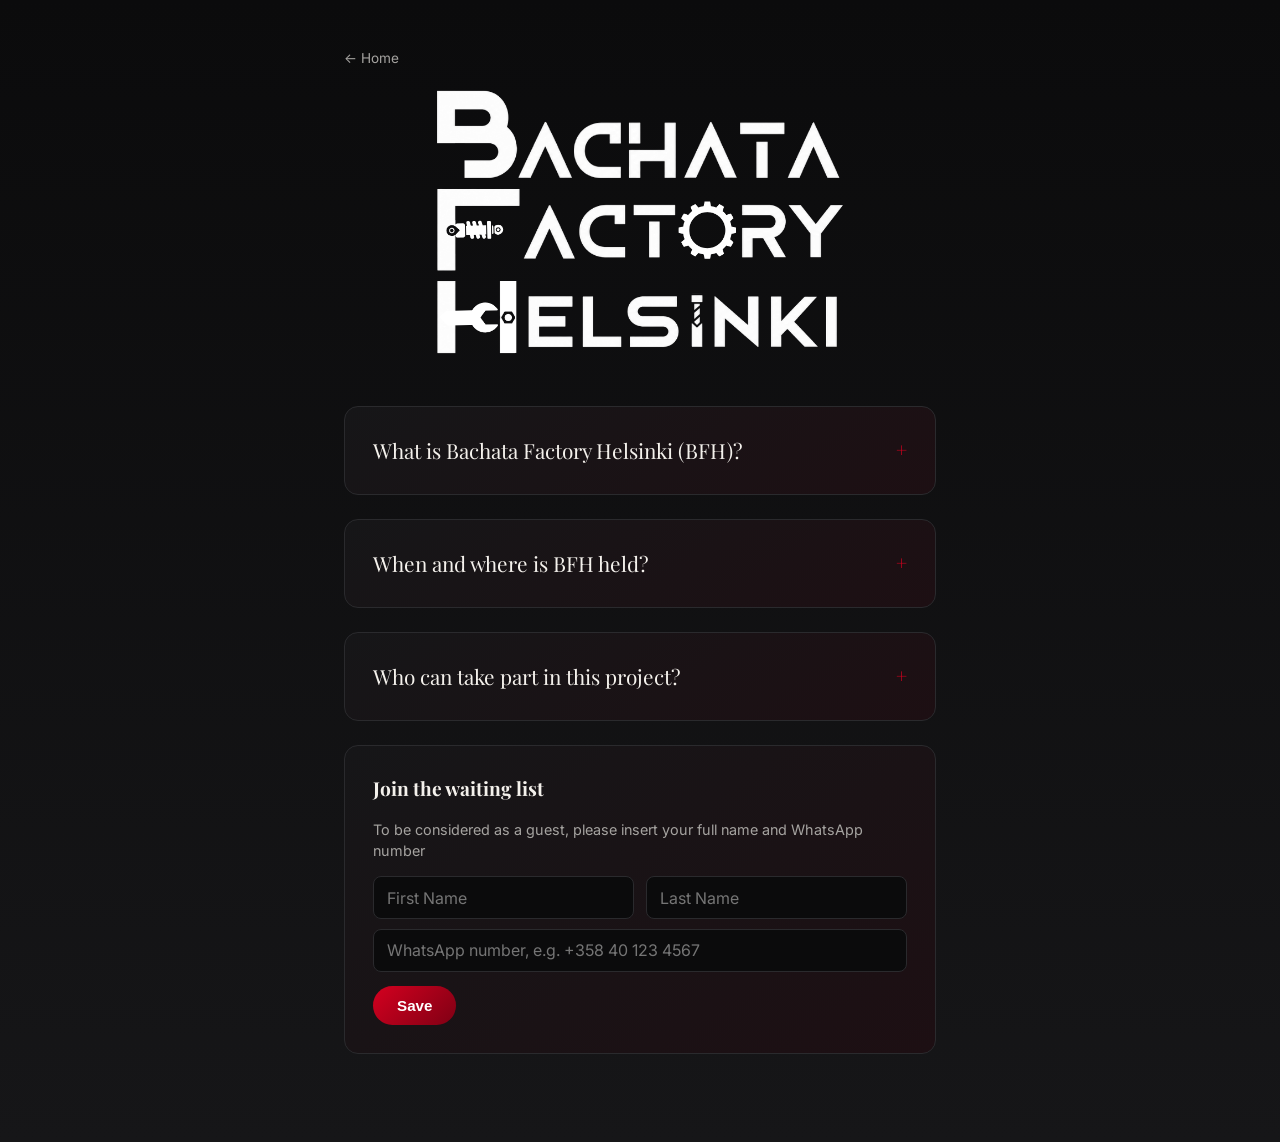
<file: about.html>
<!DOCTYPE html>
<html lang="en">
<head>
  <meta charset="UTF-8" />
  <meta name="viewport" content="width=device-width, initial-scale=1.0" />
  <title>About | Bachata Factory Helsinki</title>
  <link rel="stylesheet" href="style.css" />
</head>
<body>
  <main class="page">
    <nav class="top">
      <a href="index.html">&larr; Home</a>
    </nav>
    <h1 class="logo-heading">
      <img class="logo" src="images/bfh-logo.png" width="759" height="498" alt="Bachata Factory Helsinki" />
    </h1>

    <div class="card">
      <details>
        <summary>What is Bachata Factory Helsinki (BFH)?</summary>
        <div class="details-body">
          <p>
            BFH aims to advance bachata dancers filled with the desire to improve their dancing
            skills. Instead of attending classes, in BFH the learning comes from the participants
            themselves. Through peer teaching activities, the group helps its members with new
            points of view, constructive feedback, new dancing concepts, a focus on narrow aspects
            of the dance, challenges, and exercises.
          </p>
          <p>
            Occasionally, teachers and international artists are invited with a specific theme and
            focus, to contribute their expertise to the members&rsquo; dancing growth.
          </p>
        </div>
      </details>
    </div>

    <div class="card">
      <details>
        <summary>When and where is BFH held?</summary>
        <div class="details-body">
          <p>
            BFH is held weekly, every Friday, at OddSpace Vallila. The first project starts in
            mid-September 2026 and finishes by the end of November.
          </p>
          <p>
            Depending on its success and the funds available, there will be more projects and
            batches, and the activities will continue and possibly spread to multiple groups.
          </p>
        </div>
      </details>
    </div>

    <div class="card">
      <details>
        <summary>Who can take part in this project?</summary>
        <div class="details-body">
          <p>
            In the interest of focus and cooperation between team members, this project is aimed
            at a restricted group of 16 to 20 dancers. Only the people chosen by the organiser
            board can take part in BFH.
          </p>
          <p>
            It is possible to be invited as a guest for one-off events. Guests are chosen from the
            waiting list: if you would like to join it, please leave your full name and WhatsApp
            number below.
          </p>
        </div>
      </details>
    </div>

    <div class="card" id="waiting-list">
      <h2 style="font-size: 1.2rem">Join the waiting list</h2>
      <p class="muted">To be considered as a guest, please insert your full name and WhatsApp number</p>
      <form id="waitlist-form">
        <div class="name-form-row">
          <input type="text" id="wlFirstName" placeholder="First Name" aria-label="First name" autocomplete="given-name" maxlength="100" required />
          <input type="text" id="wlLastName" placeholder="Last Name" aria-label="Last name" autocomplete="family-name" maxlength="100" required />
        </div>
        <div class="name-form-row">
          <input type="tel" id="wlWhatsapp" placeholder="WhatsApp number, e.g. +358 40 123 4567" aria-label="WhatsApp number" autocomplete="tel" maxlength="40" required />
        </div>
        <div class="actions">
          <button type="submit">Save</button>
        </div>
      </form>
      <div id="waitlist-message"></div>
    </div>
  </main>

  <script type="module">
    import { subscribeToWaitingList } from "./js/data.js";
    import { escapeHtml } from "./js/util.js";

    const form = document.getElementById("waitlist-form");
    const messageEl = document.getElementById("waitlist-message");

    form.addEventListener("submit", async (e) => {
      e.preventDefault();
      const firstName = document.getElementById("wlFirstName").value;
      const lastName = document.getElementById("wlLastName").value;
      const whatsapp = document.getElementById("wlWhatsapp").value;
      const digits = whatsapp.replace(/\D/g, "");
      if (digits.length < 6 || !/^[+\d\s()-]+$/.test(whatsapp.trim())) {
        messageEl.innerHTML = `<div class="notice error">Please enter a valid WhatsApp number.</div>`;
        return;
      }
      const submitBtn = form.querySelector("button[type=submit]");
      submitBtn.disabled = true;
      try {
        await subscribeToWaitingList({ firstName, lastName, whatsapp });
        form.remove();
        messageEl.innerHTML = `<div class="notice success">Thank you, ${escapeHtml(firstName.trim())}! You are on the waiting list.</div>`;
      } catch (err) {
        messageEl.innerHTML = `<div class="notice error">Something went wrong: ${escapeHtml(err.message)}</div>`;
        submitBtn.disabled = false;
      }
    });
  </script>
</body>
</html>
</file>
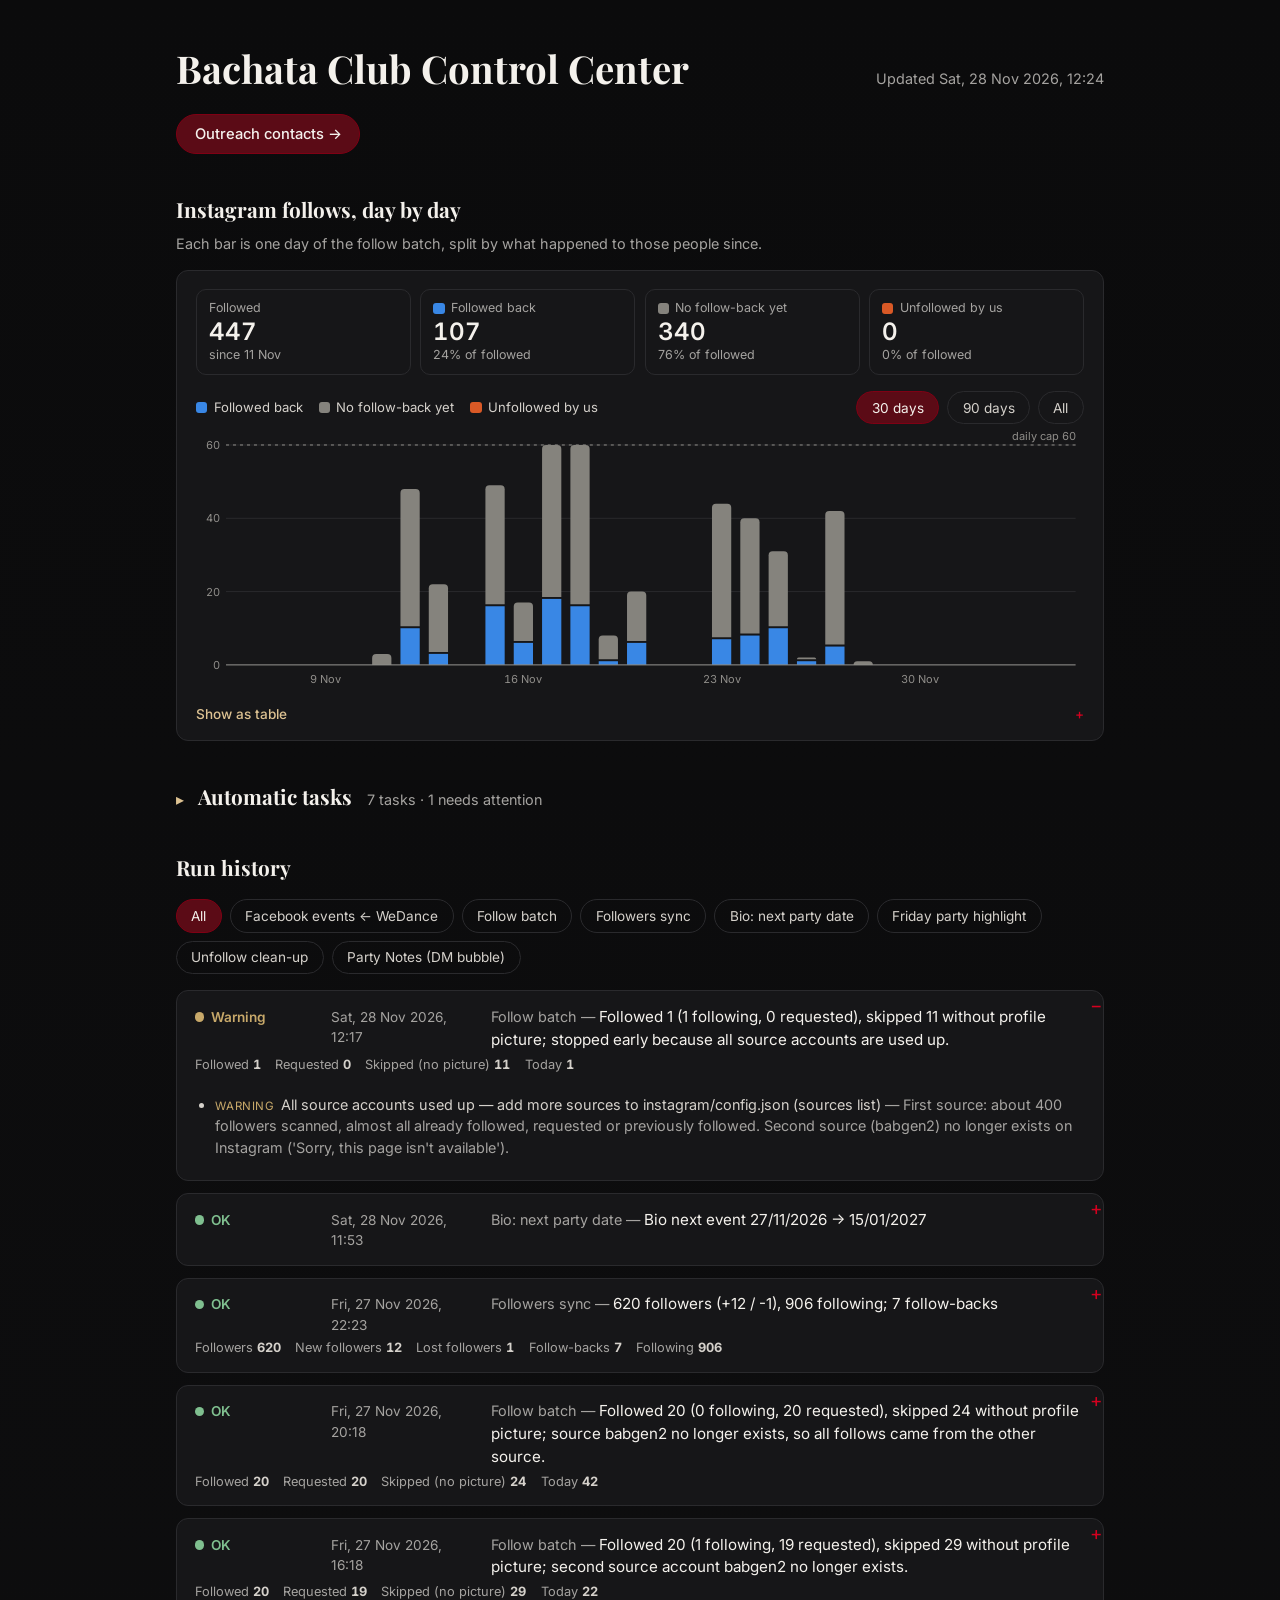
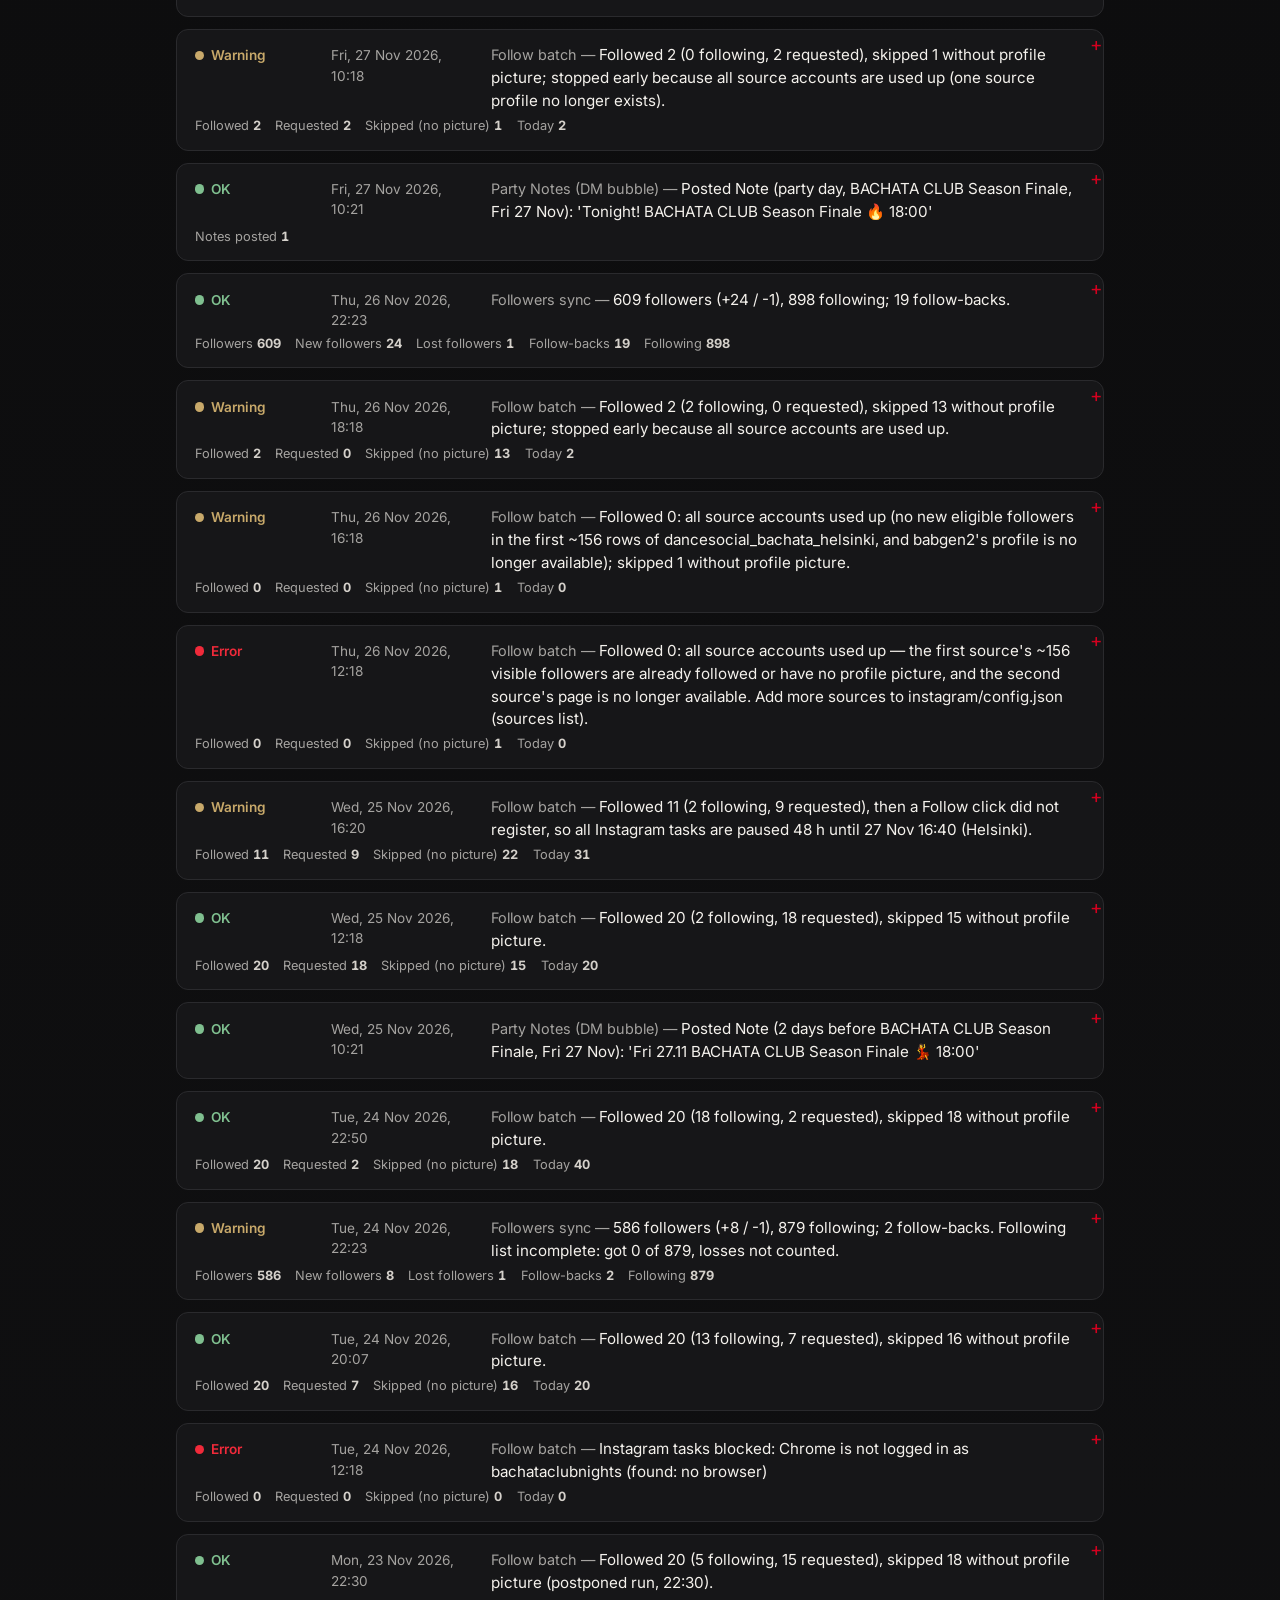
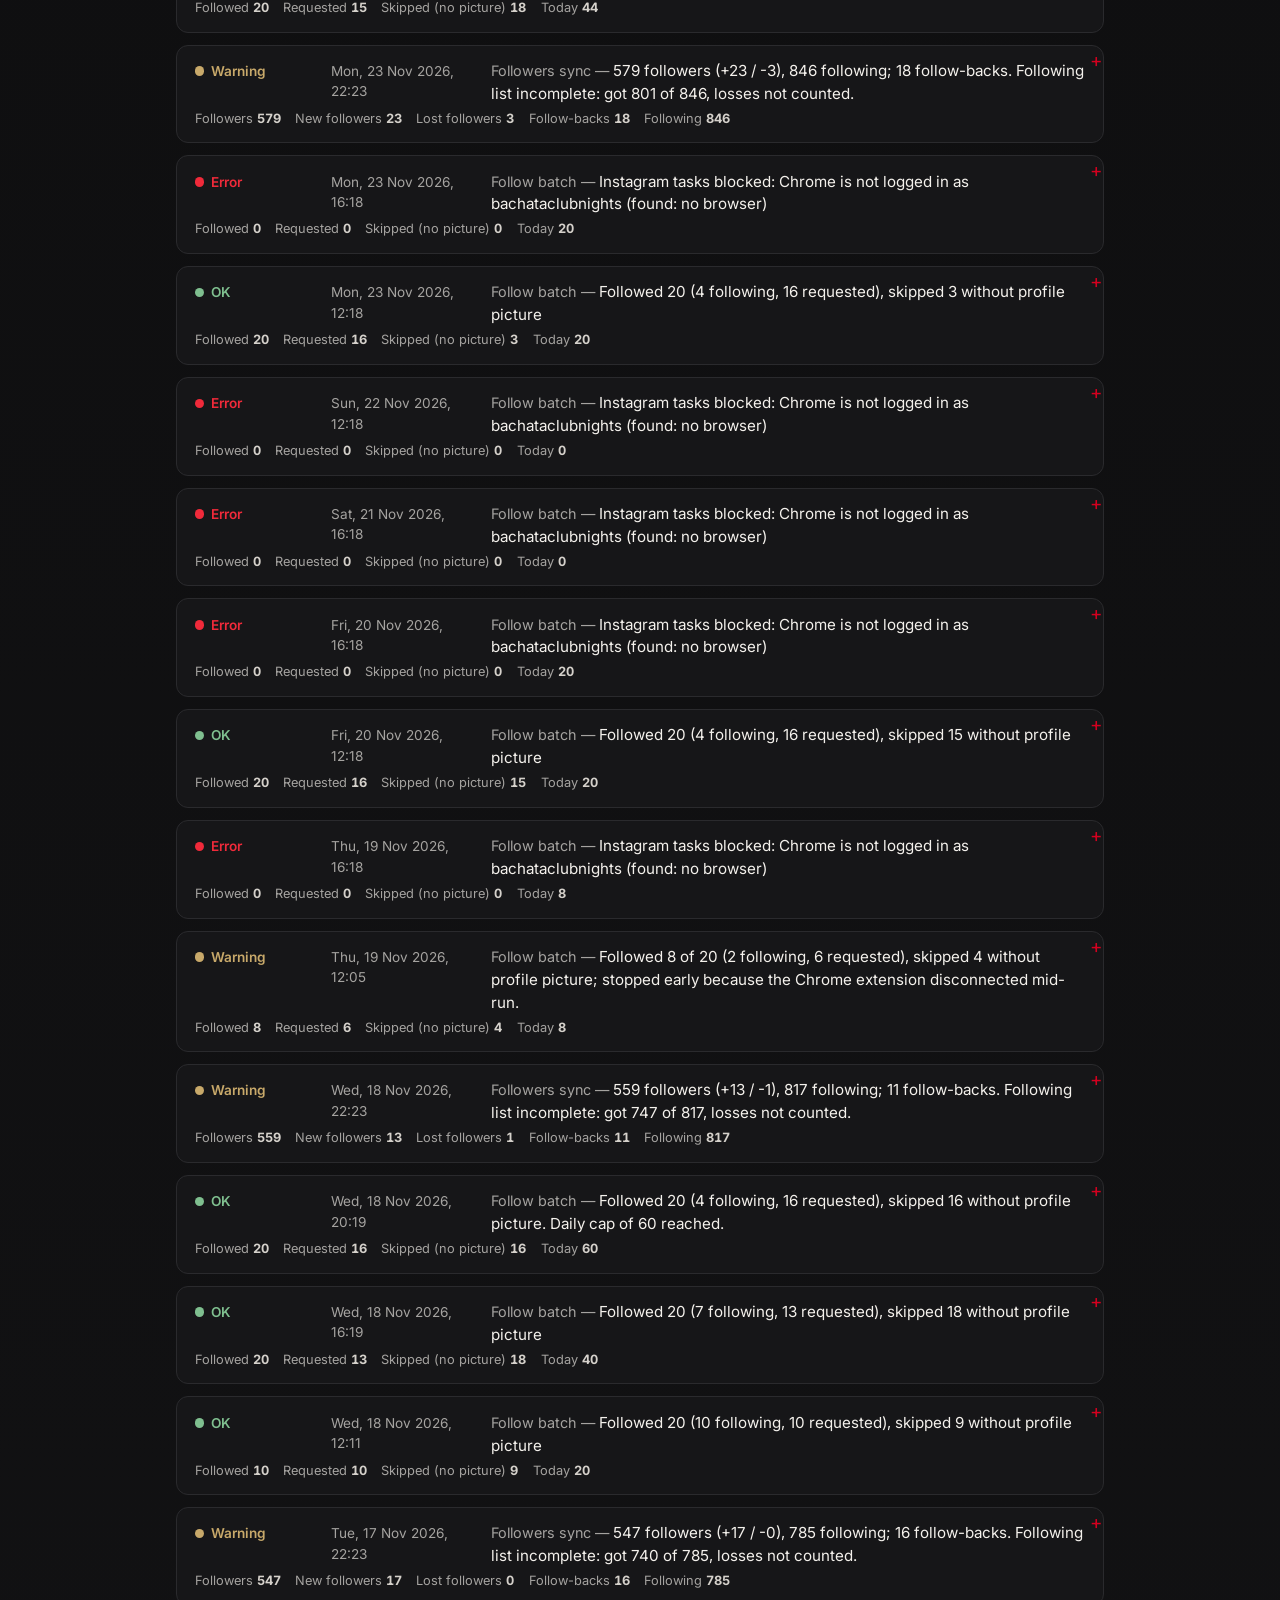
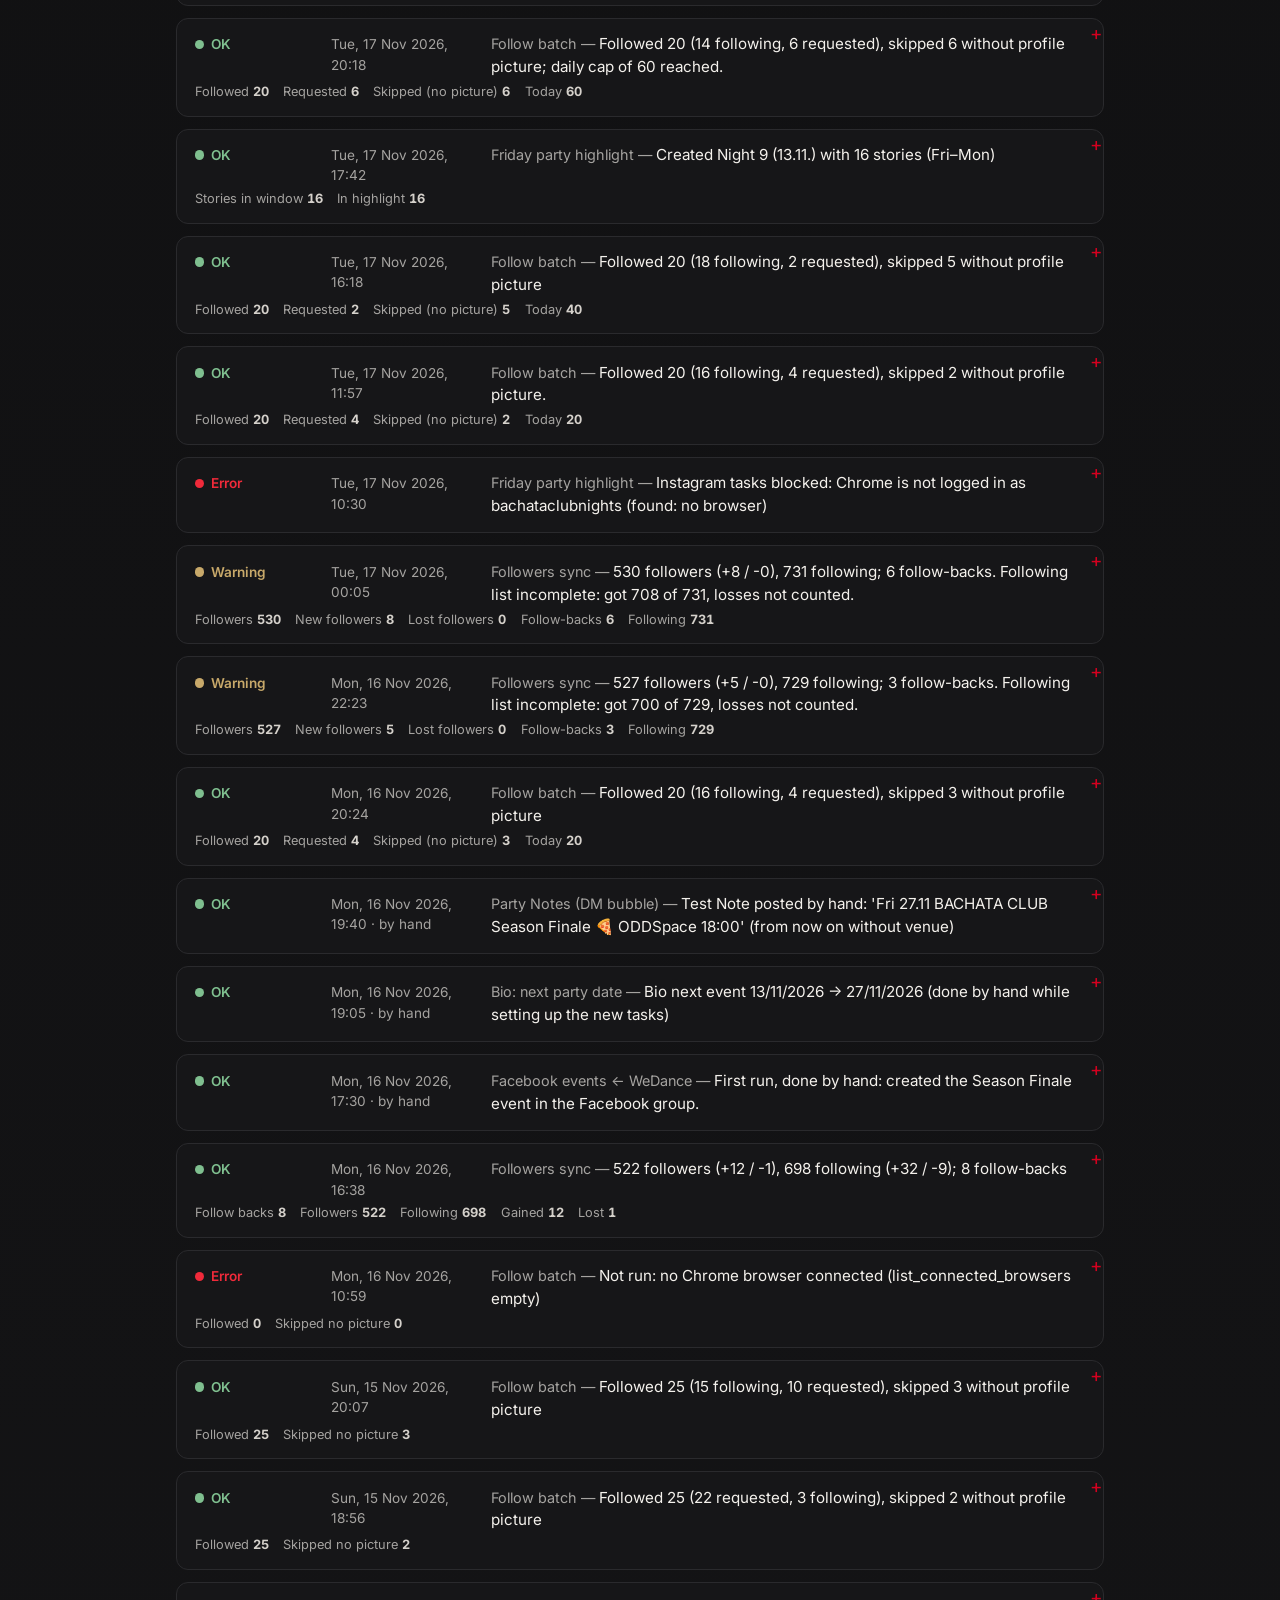
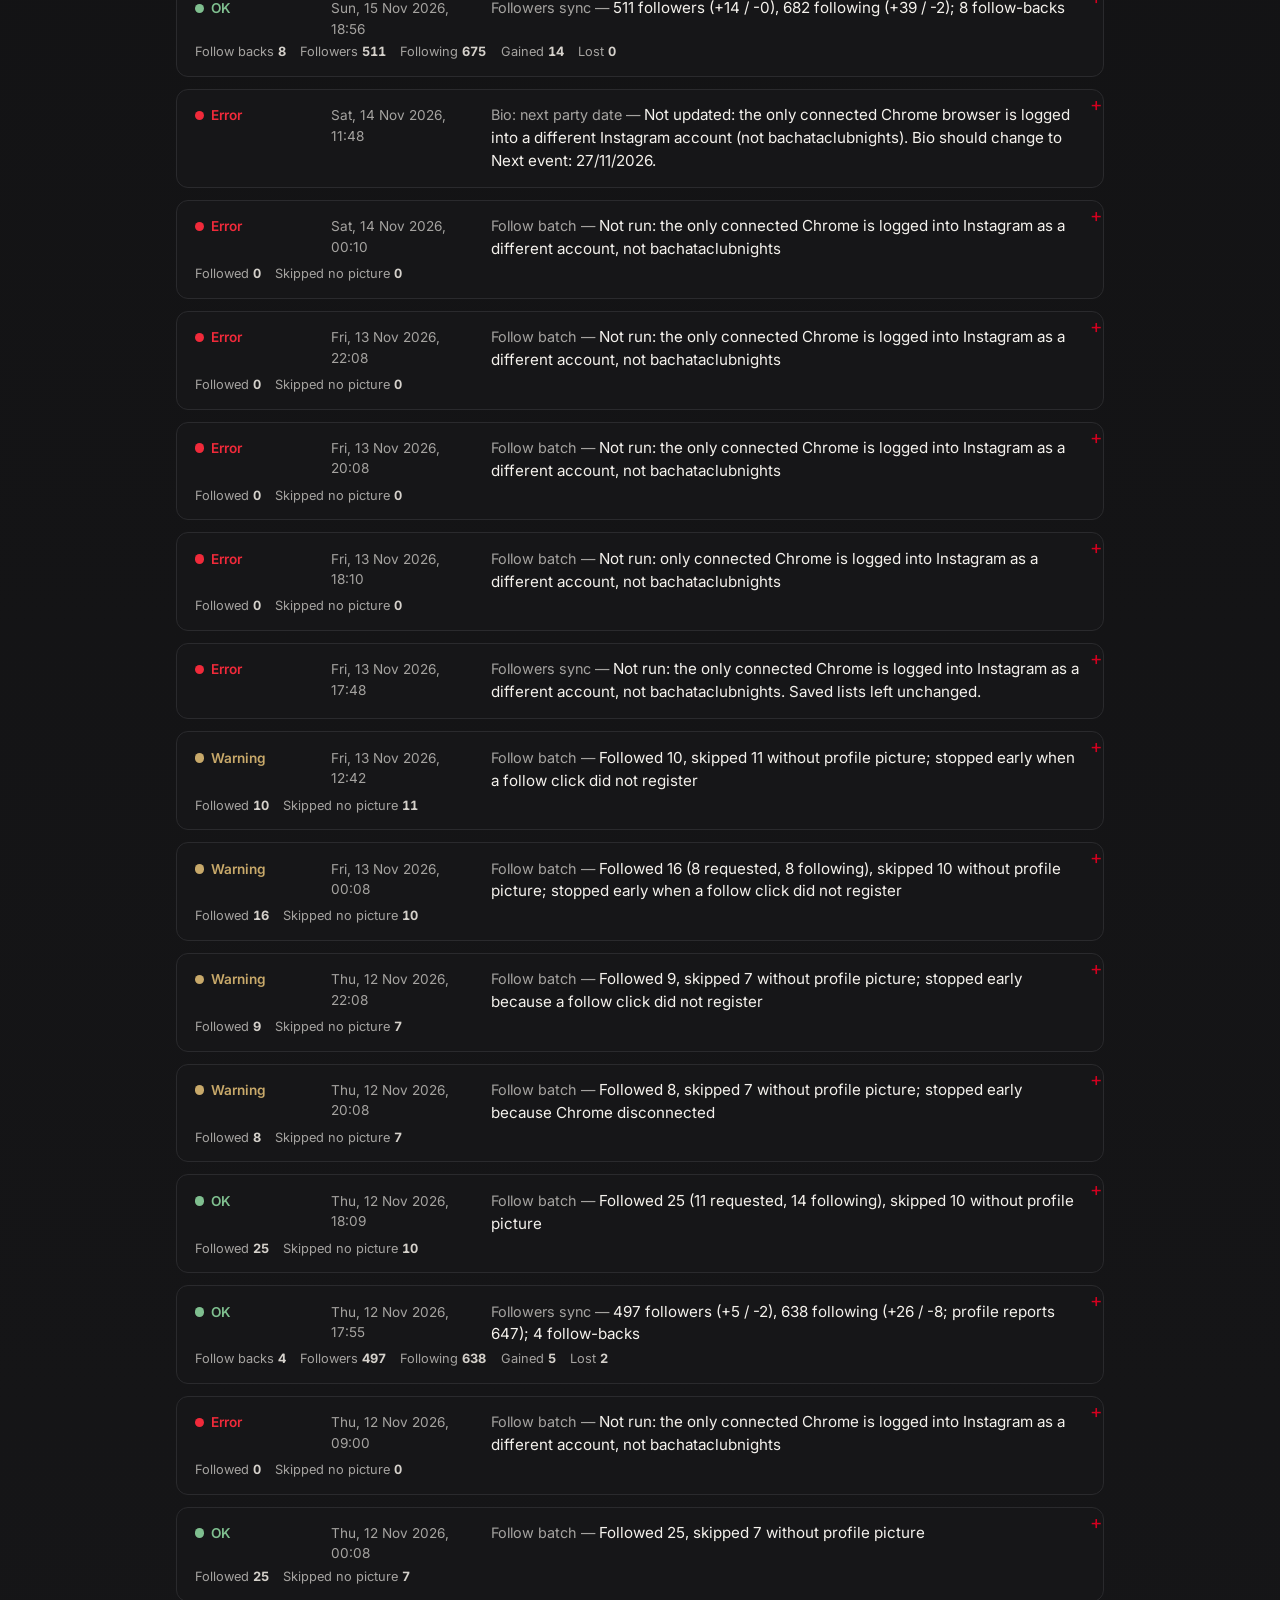
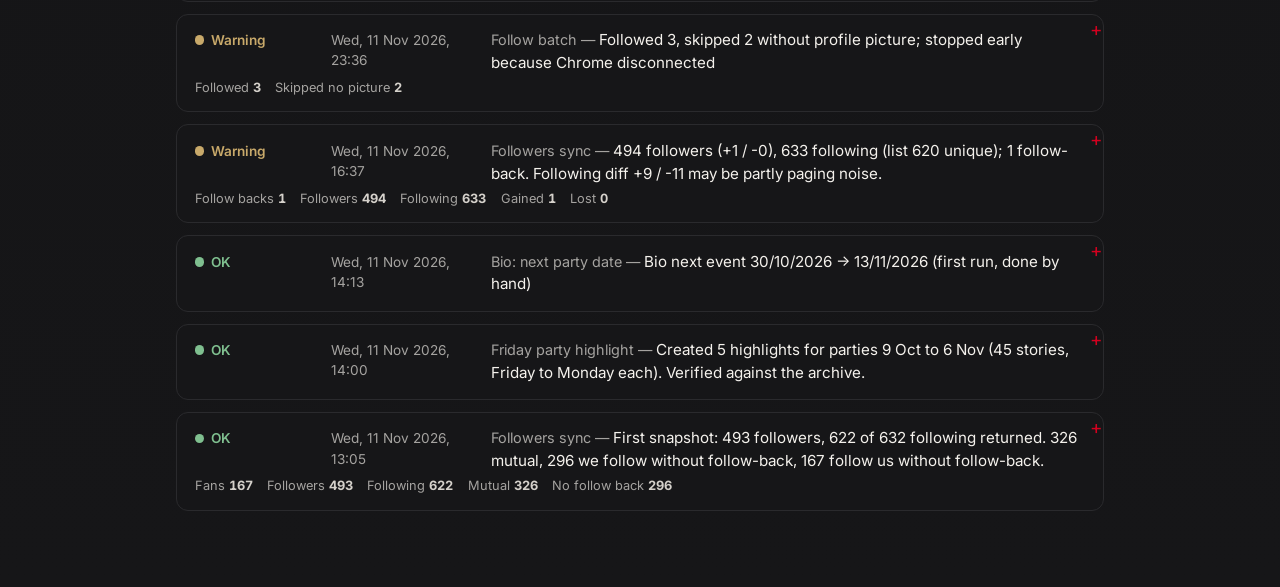
<file: control-center.html>
<!DOCTYPE html>
<html lang="en">
<head>
  <meta charset="UTF-8" />
  <meta name="viewport" content="width=device-width, initial-scale=1.0" />
  <meta name="robots" content="noindex, nofollow" />
  <title>Bachata Club Control Center</title>
  <link rel="stylesheet" href="style.css" />
  <style>
    .cc { max-width: 960px; margin: 0 auto; padding: 2.5rem 1rem 4rem; }
    .cc header { display: flex; flex-wrap: wrap; align-items: baseline; justify-content: space-between; gap: .5rem 1rem; margin-bottom: 2rem; }
    .cc h1 { font-size: clamp(1.7rem, 5vw, 2.4rem); margin: 0; }
    .cc h2 { font-size: 1.3rem; margin: 2.5rem 0 1rem; }
    .cc .muted { color: var(--text-muted); font-size: .9rem; }
    .cc-grid { display: grid; gap: 1rem; grid-template-columns: repeat(auto-fill, minmax(min(280px, 100%), 1fr)); }
    .cc-card { background: var(--bg-card); border: 1px solid var(--border); border-radius: 12px; padding: 1.1rem 1.2rem; min-width: 0; }
    .cc-card h3 { margin: 0 0 .25rem; color: var(--text); font-size: 1.05rem; font-family: "Inter", system-ui, sans-serif; font-weight: 600; }
    .cc-card p { margin: .5rem 0; font-size: .92rem; }
    .cc-tag { display: inline-block; font-size: .72rem; letter-spacing: .06em; text-transform: uppercase; color: var(--gold-soft); border: 1px solid #3a3326; border-radius: 999px; padding: .1rem .55rem; }
    .cc-kv { display: grid; grid-template-columns: auto 1fr; gap: .2rem .8rem; font-size: .88rem; margin: .7rem 0; }
    .cc-kv dt { color: var(--text-muted); }
    .cc-kv dd { margin: 0; color: var(--text-body); }
    .cc a { color: var(--gold-soft); }
    .cc-links { display: flex; flex-wrap: wrap; gap: .4rem 1rem; font-size: .88rem; }
    .st { display: inline-flex; align-items: center; gap: .4rem; font-weight: 600; font-size: .85rem; }
    .st::before { content: ""; width: .6rem; height: .6rem; border-radius: 50%; background: currentColor; }
    .st-ok { color: var(--success); }
    .st-warning { color: var(--gold); }
    .st-error { color: var(--danger); }
    .st-none { color: var(--text-muted); }
    .cc-filter { display: flex; gap: .5rem; flex-wrap: wrap; margin-bottom: 1rem; }
    .cc-filter button { background: transparent; color: var(--text-body); border: 1px solid var(--border); border-radius: 999px; padding: .35rem .9rem; font: inherit; font-size: .85rem; cursor: pointer; }
    .cc-filter button[aria-pressed="true"] { background: var(--burgundy); border-color: var(--red-deep); color: var(--text); }
    .run { background: var(--bg-card); border: 1px solid var(--border); border-radius: 12px; margin-bottom: .75rem; }
    .run summary { font-family: "Inter", system-ui, sans-serif; font-weight: 400; list-style: none; cursor: pointer; padding: .9rem 1.1rem; display: grid; grid-template-columns: auto 1fr; gap: .2rem 1rem; align-items: baseline; }
    .run summary::-webkit-details-marker { display: none; }
    .run .when { color: var(--text-muted); font-size: .85rem; grid-column: 1 / -1; }
    .run .sum { color: var(--text); font-size: .95rem; min-width: 0; overflow-wrap: anywhere; }
    .run ul { margin: 0; padding: 0 1.1rem 1rem 2.4rem; font-size: .9rem; }
    .run li { margin: .35rem 0; overflow-wrap: anywhere; }
    .kind { font-size: .72rem; text-transform: uppercase; letter-spacing: .05em; color: var(--text-muted); margin-right: .4rem; }
    .kind-created { color: var(--success); }
    .kind-updated { color: var(--gold-soft); }
    .kind-warning { color: var(--gold); }
    .kind-error { color: var(--danger); }
    .empty { color: var(--text-muted); font-style: italic; }
    .st-skipped { color: var(--text-muted); }
    .cc-tags { display: flex; gap: .35rem; flex-wrap: wrap; }
    .cc-tag.pf-instagram { color: #ef6fb6; border-color: #4a2238; }
    .cc-tag.pf-facebook { color: #7aa6ff; border-color: #22304a; }
    .cc-stats { display: flex; flex-wrap: wrap; gap: .5rem; margin: .6rem 0; }
    .cc-stat { background: #1f1f22; border: 1px solid var(--border); border-radius: 8px; padding: .35rem .6rem; font-size: .8rem; color: var(--text-muted); }
    .cc-stat b { display: block; color: var(--text); font-size: 1.05rem; font-variant-numeric: tabular-nums; }
    .run .mx { grid-column: 1 / -1; display: flex; flex-wrap: wrap; gap: .3rem .9rem; font-size: .8rem; color: var(--text-muted); }
    .run .mx b { color: var(--text-body); font-variant-numeric: tabular-nums; }
    .cc-group { margin-top: 1.5rem; }
    .cc-group h3.gh { font-family: "Inter", system-ui, sans-serif; font-size: .8rem; letter-spacing: .08em; text-transform: uppercase; color: var(--text-muted); margin: 0 0 .7rem; }
    .cc-collapse { margin-top: 2.5rem; }
    .cc-collapse > summary { list-style: none; cursor: pointer; display: flex; align-items: baseline; flex-wrap: wrap; gap: .3rem .9rem; padding: 0; font: inherit; color: inherit; }
    .cc-collapse > summary::-webkit-details-marker { display: none; }
    .cc-collapse > summary::before { content: "▸"; color: var(--gold-soft); font-size: 1rem; transition: transform .15s; display: inline-block; }
    .cc-collapse[open] > summary::before { transform: rotate(90deg); }
    .cc-collapse > summary::after { content: none !important; }
    .cc-collapse > summary h2 { margin: 0; }
    .cc-collapse > summary:focus-visible { outline: 2px solid var(--gold-soft); outline-offset: 4px; border-radius: 4px; }
    .cc-collapse #tasks { margin-top: .5rem; }
    @media (prefers-reduced-motion: reduce) { .cc-collapse > summary::before { transition: none; } }
    /* Follow timeline — dark-surface steps of the validated categorical palette */
    .fl-viz { --fl-back: #3987e5; --fl-wait: #85837d; --fl-unf: #d95926; --fl-grid: #2a2a2d; --fl-axis: #8f8d89;
      position: relative; background: var(--bg-card); border: 1px solid var(--border); border-radius: 12px; padding: 1.1rem 1.2rem 1rem; }
    .fl-sub { margin: -.5rem 0 1rem; }
    .fl-tiles { display: grid; grid-template-columns: repeat(auto-fit, minmax(min(140px, 100%), 1fr)); gap: .6rem; margin-bottom: 1rem; }
    .fl-tile { border: 1px solid var(--border); border-radius: 10px; padding: .55rem .75rem; }
    .fl-tile .k { display: flex; align-items: center; gap: .4rem; font-size: .78rem; color: var(--text-muted); }
    .fl-tile .v { font-size: 1.5rem; font-weight: 600; color: var(--text); font-variant-numeric: tabular-nums; line-height: 1.2; }
    .fl-tile .d { font-size: .78rem; color: var(--text-muted); }
    .fl-sw { width: .7rem; height: .7rem; border-radius: 3px; flex: none; }
    .fl-bar { display: flex; flex-wrap: wrap; align-items: center; justify-content: space-between; gap: .5rem 1rem; margin-bottom: .4rem; }
    .fl-legend { display: flex; flex-wrap: wrap; gap: .3rem 1rem; font-size: .82rem; color: var(--text-body); }
    .fl-legend span { display: inline-flex; align-items: center; gap: .4rem; }
    .fl-range { margin: 0; }
    .fl-chart { width: 100%; min-height: 220px; }
    .fl-chart svg { display: block; width: 100%; height: auto; overflow: visible; }
    .fl-chart text { font-family: "Inter", system-ui, sans-serif; font-size: 11px; fill: var(--fl-axis); font-variant-numeric: tabular-nums; }
    .fl-col:focus { outline: none; }
    .fl-col:focus-visible .fl-hit { stroke: var(--gold-soft); stroke-width: 1.5; }
    .fl-tip { position: absolute; pointer-events: none; background: #0f0f10; border: 1px solid var(--border); border-radius: 8px;
      padding: .5rem .65rem; font-size: .8rem; color: var(--text-body); min-width: 11rem; box-shadow: 0 6px 20px rgba(0,0,0,.45); z-index: 2; }
    .fl-tip b { color: var(--text); }
    .fl-tip .r { display: flex; align-items: center; gap: .45rem; justify-content: space-between; }
    .fl-tip .r span:first-child { display: inline-flex; align-items: center; gap: .4rem; }
    .fl-table { margin-top: .8rem; font-size: .85rem; }
    .fl-table summary { cursor: pointer; color: var(--gold-soft); font-family: "Inter", system-ui, sans-serif; font-size: .85rem; font-weight: 500; padding: 0; }
    .fl-table summary::after, .fl-table summary::before { font-size: .85rem; }
    .fl-table table { width: 100%; border-collapse: collapse; margin-top: .5rem; font-variant-numeric: tabular-nums; }
    .fl-table th, .fl-table td { text-align: right; padding: .3rem .5rem; border-bottom: 1px solid var(--border); }
    .fl-table th:first-child, .fl-table td:first-child { text-align: left; white-space: nowrap; }
    .fl-table th { color: var(--text-muted); font-weight: 500; }
    .fl-wrap { overflow-x: auto; }
    .cc-nav { display: flex; flex-wrap: wrap; gap: .6rem; margin: -1rem 0 1.5rem; }
    .cc .cc-btn { display: inline-flex; align-items: center; gap: .4rem; background: var(--burgundy); border: 1px solid var(--red-deep); color: var(--text); border-radius: 999px; padding: .5rem 1.1rem; font-size: .92rem; font-weight: 500; text-decoration: none; }
    .cc .cc-btn:hover { background: var(--red-deep); }
    .cc .cc-btn:focus-visible { outline: 2px solid var(--gold-soft); outline-offset: 3px; }
    @media (min-width: 640px) { .run .when { grid-column: auto; } .run summary { grid-template-columns: 7.5rem 9rem 1fr; } }
  </style>
</head>
<body>
  <main class="cc">
    <header>
      <h1>Bachata Club Control Center</h1>
      <span class="muted" id="updated">Loading…</span>
    </header>

    <nav class="cc-nav" aria-label="Control Center pages">
      <a class="cc-btn" href="outreach.html">Outreach contacts &rarr;</a>
    </nav>

    <section aria-labelledby="fl-h" id="fl-section" hidden>
      <h2 id="fl-h">Instagram follows, day by day</h2>
      <p class="muted fl-sub">Each bar is one day of the follow batch, split by what happened to those people since.</p>
      <div class="fl-viz">
        <div class="fl-tiles" id="fl-tiles"></div>
        <div class="fl-bar">
          <div class="fl-legend" id="fl-legend"></div>
          <div class="cc-filter fl-range" id="fl-range" role="group" aria-label="Time range"></div>
        </div>
        <div class="fl-chart" id="fl-chart"></div>
        <div class="fl-tip" id="fl-tip" role="status" hidden></div>
        <details class="fl-table"><summary>Show as table</summary><div id="fl-table"></div></details>
      </div>
    </section>

    <section>
      <details class="cc-collapse" id="tasks-box">
        <summary><h2 id="tasks-h">Automatic tasks</h2><span class="muted" id="tasks-count"></span></summary>
        <div id="tasks"></div>
      </details>
    </section>

    <section aria-labelledby="runs-h">
      <h2 id="runs-h">Run history</h2>
      <div class="cc-filter" id="filter" role="group" aria-label="Filter runs by task"></div>
      <div id="runs"></div>
    </section>
  </main>

  <script>
    const fmt = (iso, withTime = true) => {
      if (!iso) return "—";
      const d = new Date(iso);
      return d.toLocaleString("en-GB", {
        timeZone: "Europe/Helsinki", weekday: "short", day: "numeric", month: "short", year: "numeric",
        ...(withTime ? { hour: "2-digit", minute: "2-digit" } : {})
      });
    };
    const esc = s => String(s ?? "").replace(/[&<>"']/g, c => ({ "&": "&amp;", "<": "&lt;", ">": "&gt;", '"': "&quot;", "'": "&#39;" }[c]));
    const safeUrl = u => /^https:\/\//.test(u || "") ? u : null;
    const statusLabel = s => ({ ok: "OK", warning: "Warning", error: "Error", skipped: "Skipped" }[s] || "Not run yet");
    const st = s => `<span class="st st-${["ok", "warning", "error", "skipped"].includes(s) ? s : "none"}">${statusLabel(s)}</span>`;
    const statBoxes = o => o && Object.keys(o).length ? `<div class="cc-stats">${Object.entries(o).map(([k, v]) => `<span class="cc-stat"><b>${esc(v)}</b>${esc(k)}</span>`).join("")}</div>` : "";

    let data, filter = "all";

    function renderTasks() {
      const el = document.getElementById("tasks");
      const card = t => `
        <article class="cc-card">
          <div class="cc-tags"><span class="cc-tag">${esc(t.project)}</span>${t.platform ? `<span class="cc-tag pf-${esc(t.platform.toLowerCase())}">${esc(t.platform)}</span>` : ""}</div>
          <h3>${esc(t.name)}</h3>
          <p>${esc(t.description)}</p>
          ${statBoxes(t.stats)}
          <dl class="cc-kv">
            <dt>Schedule</dt><dd>${esc(t.schedule)}</dd>
            <dt>Last run</dt><dd>${fmt(t.lastRunAt)}</dd>
            <dt>Result</dt><dd>${st(t.lastStatus)}</dd>
          </dl>
          <div class="cc-links">${(t.links || []).filter(l => safeUrl(l.url)).map(l => `<a href="${esc(l.url)}" target="_blank" rel="noopener">${esc(l.label)}</a>`).join("")}</div>
        </article>`;
      const probs = data.tasks.filter(t => t.lastStatus === "error" || t.lastStatus === "warning").length;
      document.getElementById("tasks-count").textContent = `${data.tasks.length} tasks` + (probs ? ` · ${probs} need${probs === 1 ? "s" : ""} attention` : " · all OK");
      const box = document.getElementById("tasks-box");
      try { box.open = localStorage.getItem("cc-tasks-open") === "1"; } catch (_) {}
      box.ontoggle = () => { try { localStorage.setItem("cc-tasks-open", box.open ? "1" : "0"); } catch (_) {} };
      const groups = [...new Set(data.tasks.map(t => t.platform || "Other"))];
      el.classList.remove("cc-grid");
      el.innerHTML = groups.map(g => `
        <div class="cc-group"><h3 class="gh">${esc(g)}</h3>
          <div class="cc-grid">${data.tasks.filter(t => (t.platform || "Other") === g).map(card).join("")}</div>
        </div>`).join("") || `<p class="empty">No tasks yet.</p>`;
    }

    function renderFilter() {
      const el = document.getElementById("filter");
      const opts = [{ id: "all", name: "All" }, ...data.tasks];
      el.innerHTML = opts.map(o => `<button type="button" data-id="${esc(o.id)}" aria-pressed="${o.id === filter}">${esc(o.name)}</button>`).join("");
      el.onclick = e => { const b = e.target.closest("button"); if (!b) return; filter = b.dataset.id; renderFilter(); renderRuns(); };
    }

    function renderRuns() {
      const names = Object.fromEntries(data.tasks.map(t => [t.id, t.name]));
      const runs = data.runs.filter(r => filter === "all" || r.taskId === filter);
      document.getElementById("runs").innerHTML = runs.map((r, i) => `
        <details class="run"${i === 0 ? " open" : ""}>
          <summary>
            ${st(r.status)}
            <span class="when">${fmt(r.startedAt)}${r.manual ? " · by hand" : ""}</span>
            <span class="sum"><span class="muted">${esc(names[r.taskId] || r.taskId)} — </span>${esc(r.summary)}</span>
            ${r.metrics && Object.keys(r.metrics).length ? `<span class="mx">${Object.entries(r.metrics).map(([k, v]) => `<span>${esc(k)} <b>${esc(v)}</b></span>`).join("")}</span>` : ""}
          </summary>
          ${(r.details || []).length ? `<ul>${r.details.map(d => `
            <li><span class="kind kind-${esc(d.kind)}">${esc(d.kind)}</span>${safeUrl(d.link) ? `<a href="${esc(d.link)}" target="_blank" rel="noopener">${esc(d.title)}</a>` : esc(d.title)}${d.note ? ` <span class="muted">— ${esc(d.note)}</span>` : ""}</li>`).join("")}</ul>` : ""}
        </details>`).join("") || `<p class="empty">No runs yet.</p>`;
    }

    /* ---------- Instagram follow timeline ---------- */
    const SEG = [
      { key: "followedBack", label: "Followed back", color: "var(--fl-back)" },
      { key: "waiting", label: "No follow-back yet", color: "var(--fl-wait)" },
      { key: "unfollowed", label: "Unfollowed by us", color: "var(--fl-unf)" }
    ];
    const DAILY_CAP = 60;
    let flRange = "30";
    const dayKey = d => d.toISOString().slice(0, 10);
    const helsinkiToday = () => new Date(new Date().toLocaleString("en-US", { timeZone: "Europe/Helsinki" }));
    const fmtDay = (iso, opts) => new Date(iso + "T12:00:00Z").toLocaleDateString("en-GB", { timeZone: "UTC", ...opts });
    const pct = (a, b) => b ? Math.round(100 * a / b) + "%" : "—";

    function flSeries() {
      const by = Object.fromEntries((data.instagram?.daily || []).map(d => [d.date, d]));
      const first = Object.keys(by).sort()[0];
      const t = helsinkiToday(); const end = new Date(Date.UTC(t.getFullYear(), t.getMonth(), t.getDate()));
      let start = flRange === "all" && first ? new Date(first + "T00:00:00Z") : new Date(end.getTime() - (Number(flRange) - 1) * 864e5);
      const out = [];
      for (let d = new Date(start); d <= end; d = new Date(d.getTime() + 864e5)) {
        const k = dayKey(d);
        out.push(by[k] || { date: k, followed: 0, followedBack: 0, waiting: 0, unfollowed: 0 });
      }
      return out;
    }

    function renderFollows() {
      const daily = data.instagram?.daily || [];
      const sec = document.getElementById("fl-section");
      if (!daily.length) { sec.hidden = true; return; }
      sec.hidden = false;
      const sw = c => `<span class="fl-sw" style="background:${c}"></span>`;
      const tot = daily.reduce((a, d) => { SEG.forEach(s => a[s.key] += d[s.key]); a.followed += d.followed; return a; }, { followed: 0, followedBack: 0, waiting: 0, unfollowed: 0 });
      document.getElementById("fl-tiles").innerHTML = `
        <div class="fl-tile"><div class="k">Followed</div><div class="v">${tot.followed}</div><div class="d">since ${fmtDay(daily[0].date, { day: "numeric", month: "short" })}</div></div>
        ${SEG.map(s => `<div class="fl-tile"><div class="k">${sw(s.color)}${s.label}</div><div class="v">${tot[s.key]}</div><div class="d">${pct(tot[s.key], tot.followed)} of followed</div></div>`).join("")}`;
      document.getElementById("fl-legend").innerHTML = SEG.map(s => `<span>${sw(s.color)}${s.label}</span>`).join("");
      const rg = document.getElementById("fl-range");
      rg.innerHTML = [["30", "30 days"], ["90", "90 days"], ["all", "All"]].map(([k, l]) => `<button type="button" data-r="${k}" aria-pressed="${flRange === k}">${l}</button>`).join("");
      rg.onclick = e => { const b = e.target.closest("button"); if (!b) return; flRange = b.dataset.r; renderFollows(); };
      document.getElementById("fl-table").innerHTML = `<div class="fl-wrap"><table><thead><tr><th>Day</th><th>Followed</th>${SEG.map(s => `<th>${s.label}</th>`).join("")}<th>Follow-back rate</th></tr></thead><tbody>${daily.slice().reverse().map(d => `<tr><td>${fmtDay(d.date, { weekday: "short", day: "numeric", month: "short" })}</td><td>${d.followed}</td>${SEG.map(s => `<td>${d[s.key]}</td>`).join("")}<td>${pct(d.followedBack, d.followed)}</td></tr>`).join("")}</tbody></table></div>`;
      drawFollowChart();
    }

    function drawFollowChart() {
      const box = document.getElementById("fl-chart");
      const series = flSeries();
      const W = Math.max(280, box.clientWidth), H = W < 520 ? 220 : 260;
      const L = 30, R = 8, T = 14, B = 26;
      const maxV = Math.max(DAILY_CAP, ...series.map(d => d.followed));
      const step = maxV <= 60 ? 20 : maxV <= 120 ? 40 : 50;
      const yMax = Math.ceil(maxV / step) * step;
      const y = v => T + (H - T - B) * (1 - v / yMax);
      const n = series.length, slot = (W - L - R) / n;
      const bw = Math.max(2, Math.min(28, slot * 0.68));
      const x = i => L + slot * i + (slot - bw) / 2;
      let g = "";
      for (let v = 0; v <= yMax; v += step) g += `<line x1="${L}" x2="${W - R}" y1="${y(v)}" y2="${y(v)}" stroke="var(--fl-grid)" stroke-width="1"/><text x="${L - 6}" y="${y(v) + 4}" text-anchor="end">${v}</text>`;
      // daily cap reference
      g += `<line x1="${L}" x2="${W - R}" y1="${y(DAILY_CAP)}" y2="${y(DAILY_CAP)}" stroke="var(--fl-axis)" stroke-width="1" stroke-dasharray="3 4"/><text x="${W - R}" y="${y(DAILY_CAP) - 5}" text-anchor="end">daily cap ${DAILY_CAP}</text>`;
      // x labels: every Monday (or every ~7th day when zoomed out), never crowded
      const every = Math.max(1, Math.ceil(56 / slot));
      series.forEach((d, i) => {
        const dt = new Date(d.date + "T12:00:00Z");
        const isMon = dt.getUTCDay() === 1;
        if ((every <= 7 ? isMon : i % every === 0)) g += `<text x="${L + slot * i + slot / 2}" y="${H - 8}" text-anchor="middle">${fmtDay(d.date, { day: "numeric", month: "short" })}</text>`;
      });
      series.forEach((d, i) => {
        let acc = 0, segs = "";
        const parts = SEG.filter(s => d[s.key] > 0);
        parts.forEach((s, j) => {
          const v = d[s.key], y0 = y(acc), y1 = y(acc + v), top = j === parts.length - 1;
          const gap = j > 0 ? 2 : 0; // 2px surface gap between stacked segments
          const h = Math.max(1, y0 - y1 - gap), yy = y1;
          const r = top ? Math.min(4, bw / 2, h) : 0;
          segs += r ? `<path d="M${x(i)},${yy + h} V${yy + r} Q${x(i)},${yy} ${x(i) + r},${yy} H${x(i) + bw - r} Q${x(i) + bw},${yy} ${x(i) + bw},${yy + r} V${yy + h} Z" fill="${s.color}"/>`
                    : `<rect x="${x(i)}" y="${yy}" width="${bw}" height="${h}" fill="${s.color}"/>`;
          acc += v;
        });
        const label = `${fmtDay(d.date, { weekday: "short", day: "numeric", month: "short" })}: ${d.followed} followed` + (d.followed ? `, ${d.followedBack} followed back, ${d.waiting} no follow-back yet, ${d.unfollowed} unfollowed` : "");
        g += `<g class="fl-col" tabindex="0" data-i="${i}" role="img" aria-label="${esc(label)}"><rect class="fl-hit" x="${L + slot * i}" y="${T}" width="${slot}" height="${H - T - B}" fill="transparent"/>${segs}</g>`;
      });
      g += `<line x1="${L}" x2="${W - R}" y1="${y(0)}" y2="${y(0)}" stroke="var(--fl-axis)" stroke-width="1"/>`;
      box.innerHTML = `<svg viewBox="0 0 ${W} ${H}" width="${W}" height="${H}" aria-label="Follows per day, stacked by outcome">${g}</svg>`;

      const tip = document.getElementById("fl-tip"), viz = box.parentElement;
      const show = (el) => {
        const d = series[+el.dataset.i];
        tip.innerHTML = `<b>${fmtDay(d.date, { weekday: "long", day: "numeric", month: "short" })}</b><div class="r"><span>Followed</span><b>${d.followed}</b></div>` +
          (d.followed ? SEG.map(s => `<div class="r"><span><span class="fl-sw" style="background:${s.color}"></span>${s.label}</span><b>${d[s.key]}</b></div>`).join("") + `<div class="r"><span>Follow-back rate</span><b>${pct(d.followedBack, d.followed)}</b></div>` : `<div class="muted">No follows this day</div>`);
        tip.hidden = false;
        const vr = viz.getBoundingClientRect(), er = el.getBoundingClientRect();
        let left = er.left - vr.left + er.width / 2 - tip.offsetWidth / 2;
        left = Math.max(8, Math.min(left, vr.width - tip.offsetWidth - 8));
        tip.style.left = left + "px";
        tip.style.top = (box.offsetTop + 4) + "px";
        box.querySelectorAll(".fl-col").forEach(c => c.style.opacity = c === el ? 1 : .55);
      };
      const hide = () => { tip.hidden = true; box.querySelectorAll(".fl-col").forEach(c => c.style.opacity = 1); };
      box.querySelectorAll(".fl-col").forEach(c => {
        c.addEventListener("mouseenter", () => show(c)); c.addEventListener("focus", () => show(c));
        c.addEventListener("click", () => show(c));
      });
      box.onmouseleave = hide; box.addEventListener("focusout", e => { if (!box.contains(e.relatedTarget)) hide(); });
    }
    let flResizeT;
    window.addEventListener("resize", () => { clearTimeout(flResizeT); flResizeT = setTimeout(() => data && data.instagram && drawFollowChart(), 120); });

    fetch("data/control-center.json?t=" + Date.now(), { cache: "no-store" })
      .then(r => { if (!r.ok) throw new Error(r.status); return r.json(); })
      .then(d => {
        data = d;
        document.getElementById("updated").textContent = "Updated " + fmt(d.updatedAt);
        renderTasks(); renderFollows(); renderFilter(); renderRuns();
      })
      .catch(err => { document.getElementById("updated").textContent = "Could not load data (" + err.message + ")"; });
  </script>
</body>
</html>
</file>
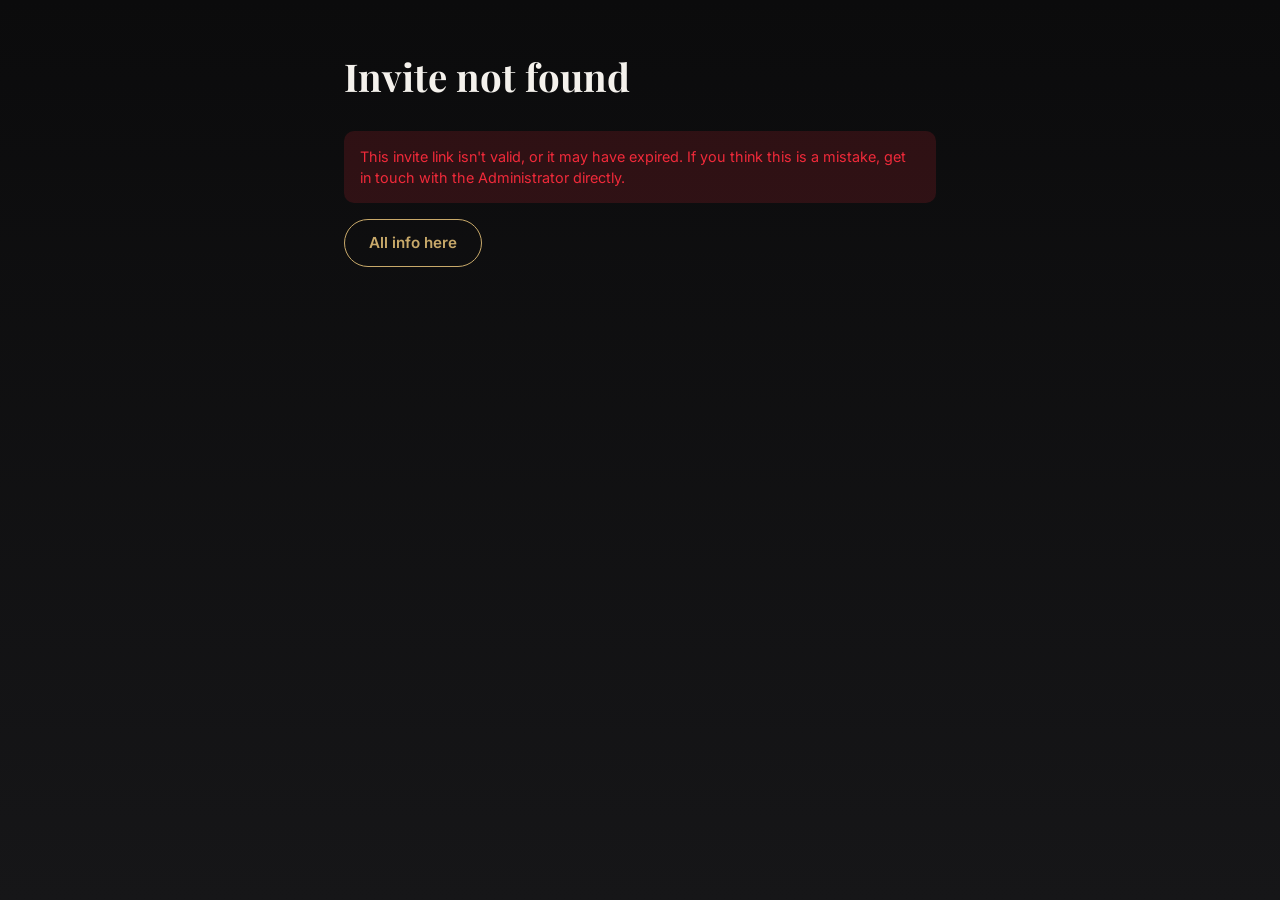
<file: invite.html>
<!DOCTYPE html>
<html lang="en">
<head>
  <meta charset="UTF-8" />
  <meta name="viewport" content="width=device-width, initial-scale=1.0" />
  <title>You're invited · Bachata Factory Helsinki</title>
  <link rel="stylesheet" href="style.css" />
</head>
<body>
  <main class="page">
    <div id="content">
      <p class="muted">Loading your invitation&hellip;</p>
    </div>
  </main>

  <script type="module">
    import { getDancerByToken, updateOwnName, getPublicStats } from "./js/data.js";
    import { escapeHtml, getQueryParam, nominationDeadlineMs, formatCountdown, NOMINATION_PERIOD_DEADLINE_MS } from "./js/util.js";

    const content = document.getElementById("content");
    const token = getQueryParam("t");

    // Navigating back here from nominate.html can restore the old cached page (with
    // stale nomination counts) instead of re-running this script — force a fresh load.
    window.addEventListener("pageshow", (e) => {
      if (e.persisted) location.reload();
    });

    function renderNotFound() {
      content.innerHTML = `
        <h1>Invite not found</h1>
        <div class="notice error">
          This invite link isn't valid, or it may have expired. If you think this is a mistake,
          get in touch with the Administrator directly.
        </div>
        <p><a class="button secondary" href="nominationinfo.html">All info here</a></p>
      `;
    }

    function counterClass(count) {
      return count >= 5 ? "counter--done" : "counter--pending";
    }

    const clockIcon = `<svg class="counter-icon" viewBox="0 0 24 24" width="20" height="20" fill="none" stroke="currentColor" stroke-width="2" stroke-linecap="round" stroke-linejoin="round"><circle cx="12" cy="12" r="10"></circle><polyline points="12 6 12 12 16 14"></polyline></svg>`;
    const tickboxIcon = `<svg class="counter-icon" viewBox="0 0 24 24" width="20" height="20" fill="none" stroke="currentColor" stroke-width="2" stroke-linecap="round" stroke-linejoin="round"><rect x="3" y="3" width="18" height="18" rx="3"></rect><polyline points="7 12 10.5 16 17 8"></polyline></svg>`;

    function renderInvite(dancer, stats, token) {
      const sentCount = dancer.sentNominationCount || 0;
      const sentNames = dancer.sentNominatedNames || [];
      const nameParts = (dancer.name || "").trim().split(/\s+/);
      const firstGuess = nameParts[0] || "";
      const lastGuess = nameParts.slice(1).join(" ");
      content.innerHTML = `
        <h1>Hello ${escapeHtml(dancer.name)}, you have been nominated</h1>
        <p class="tagline tagline--tight">You're invited to Bachata Factory Helsinki, a peer-driven project for bachata dancers.</p>
        <p class="countdown-box" id="countdown-box"></p>
        <div class="card">
          <div class="stats-row">
            <div class="stat">
              <span class="stat-number">${stats.nomineeCount}</span>
              <span class="stat-label">Nominees</span>
            </div>
            <div class="stat">
              <span class="stat-number">${stats.totalNominations}</span>
              <span class="stat-label">Total nominations</span>
            </div>
            <div class="stat">
              <span class="stat-number stat-number--countdown" id="period-countdown"></span>
              <span class="stat-label">The nomination period ends in:</span>
            </div>
          </div>
        </div>
        <div class="card">
          <p>
            Someone who's already part of this circle nominated you personally. This isn't a
            public event; your spot is reserved because they wanted you there.
          </p>
          <p class="muted">BFH runs weekly in Vallila starting mid-September.</p>
          <a class="button secondary" href="nominationinfo.html">All info here</a>
        </div>
        <div class="steps">
          <div class="step">
            <div class="step-icon">
              <svg viewBox="0 0 24 24" width="26" height="26" fill="none" stroke="currentColor" stroke-width="1.6" stroke-linecap="round" stroke-linejoin="round">
                <path d="M3 5h18v14H3z"></path>
                <path d="m3 5 9 7 9-7"></path>
                <path d="M12 15.6c-1.9-1.4-3.1-2.5-3.1-3.9a1.8 1.8 0 0 1 3.1-1.2 1.8 1.8 0 0 1 3.1 1.2c0 1.4-1.2 2.5-3.1 3.9z" fill="currentColor" stroke="none"></path>
              </svg>
            </div>
            <p class="step-label">Get invited</p>
            <p class="step-desc">You've been personally invited by someone already in the circle.</p>
          </div>
          <div class="step-arrow" aria-hidden="true">
            <svg viewBox="0 0 24 24" width="20" height="20" fill="none" stroke="currentColor" stroke-width="2" stroke-linecap="round" stroke-linejoin="round"><line x1="4" y1="12" x2="20" y2="12"></line><polyline points="14 6 20 12 14 18"></polyline></svg>
          </div>
          <div class="step">
            <div class="step-icon">
              <svg viewBox="0 0 24 24" width="26" height="26" fill="none" stroke="currentColor" stroke-width="1.6" stroke-linecap="round" stroke-linejoin="round">
                <path d="M2 5.5A2.5 2.5 0 0 1 4.5 3h9A2.5 2.5 0 0 1 16 5.5v6a2.5 2.5 0 0 1-2.5 2.5H8l-3.5 3v-3H4.5A2.5 2.5 0 0 1 2 11.5z"></path>
                <line x1="5" y1="7" x2="12" y2="7"></line>
                <line x1="5" y1="9.5" x2="10" y2="9.5"></line>
                <circle cx="17.5" cy="6.5" r="2.8" fill="currentColor" stroke="none"></circle>
                <line x1="17.5" y1="1.3" x2="17.5" y2="2.4"></line>
                <line x1="21.1" y1="2.9" x2="20.3" y2="3.7"></line>
                <line x1="22.5" y1="6.5" x2="21.4" y2="6.5"></line>
                <line x1="13.9" y1="2.9" x2="14.7" y2="3.7"></line>
              </svg>
            </div>
            <p class="step-label">Recommend dancers</p>
            <p class="step-desc">Nominate 5&ndash;10 dancers you'd gladly get feedback from.</p>
          </div>
          <div class="step-arrow" aria-hidden="true">
            <svg viewBox="0 0 24 24" width="20" height="20" fill="none" stroke="currentColor" stroke-width="2" stroke-linecap="round" stroke-linejoin="round"><line x1="4" y1="12" x2="20" y2="12"></line><polyline points="14 6 20 12 14 18"></polyline></svg>
          </div>
          <div class="step">
            <div class="step-icon">
              <svg viewBox="0 0 24 24" width="26" height="26" fill="none" stroke="currentColor" stroke-width="1.6" stroke-linecap="round" stroke-linejoin="round">
                <defs>
                  <clipPath id="flagClip">
                    <path d="M4 3c3-1.6 5 1.6 8 0s5 1.6 8 0v9c-3 1.6-5-1.6-8 0s-5-1.6-8 0z"></path>
                  </clipPath>
                </defs>
                <line x1="4" y1="2" x2="4" y2="22"></line>
                <path d="M4 3c3-1.6 5 1.6 8 0s5 1.6 8 0v9c-3 1.6-5-1.6-8 0s-5-1.6-8 0z"></path>
                <g clip-path="url(#flagClip)" fill="currentColor" stroke="none">
                  <rect x="4" y="3" width="2.7" height="2.7"></rect>
                  <rect x="9.3" y="3" width="2.7" height="2.7"></rect>
                  <rect x="14.6" y="3" width="2.7" height="2.7"></rect>
                  <rect x="19.9" y="3" width="2.7" height="2.7"></rect>
                  <rect x="6.6" y="5.7" width="2.7" height="2.7"></rect>
                  <rect x="11.9" y="5.7" width="2.7" height="2.7"></rect>
                  <rect x="17.2" y="5.7" width="2.7" height="2.7"></rect>
                  <rect x="4" y="8.4" width="2.7" height="2.7"></rect>
                  <rect x="9.3" y="8.4" width="2.7" height="2.7"></rect>
                  <rect x="14.6" y="8.4" width="2.7" height="2.7"></rect>
                  <rect x="19.9" y="8.4" width="2.7" height="2.7"></rect>
                </g>
              </svg>
            </div>
            <p class="step-label">Wait for the deadline</p>
            <p class="step-desc">Wait until the third week of August to receive more info and final invitation.</p>
          </div>
        </div>
        <div class="card">
          <p class="muted">To help the organizers, please insert your full name</p>
          <form id="name-form">
            <div class="name-form-row">
              <input type="text" id="firstName" placeholder="First Name" value="${escapeHtml(firstGuess)}" required />
              <input type="text" id="lastName" placeholder="Last Name" value="${escapeHtml(lastGuess)}" required />
            </div>
            <div class="actions">
              <button type="submit">Save</button>
            </div>
          </form>
          <div id="name-message"></div>
        </div>
        <div class="card">
          <h2 style="font-size: 1.2rem">From whom would you gladly take feedback?</h2>
          <p class="muted">Nominate minimum 5 (max 10) dancers to automatically receive updates and express your desire in participating in the group. Multiple nomination of the same person are part of the game, don't worry about it.</p>
          <p>
            <span class="counter-group ${counterClass(sentCount)}">
              <span class="counter">${sentCount}</span>
              ${sentCount >= 5 ? tickboxIcon : clockIcon}
            </span>
            <span class="muted">/ 10 nominated</span>
          </p>
          ${
            sentNames.length
              ? `<ul class="nominator-list">${sentNames.map((n) => `<li>${escapeHtml(n)}</li>`).join("")}</ul>`
              : `<p class="muted">You haven't nominated anyone yet.</p>`
          }
          ${
            sentCount >= 10
              ? `<p class="muted">You've reached the maximum of 10 nominations.</p>`
              : `<a class="button" href="nominate.html?from=${encodeURIComponent(token)}">Nominate someone</a>`
          }
        </div>
      `;

      const deadlineMs = nominationDeadlineMs(dancer.approvedAt);
      const countdownBox = document.getElementById("countdown-box");
      let countdownTimer;
      function renderCountdown() {
        if (deadlineMs === null) {
          countdownBox.style.display = "none";
          return;
        }
        const remaining = formatCountdown(deadlineMs);
        if (!remaining) {
          countdownBox.className = "countdown-box expired";
          countdownBox.textContent = "Your 48-hour nomination window has closed.";
          clearInterval(countdownTimer);
          return;
        }
        if (sentCount >= 5) {
          countdownBox.className = "countdown-box done";
          countdownBox.innerHTML = `You've nominated ${sentCount} &mdash; you're all set. Window closes in <strong>${remaining}</strong>.`;
        } else {
          countdownBox.className = "countdown-box";
          countdownBox.innerHTML = `You have <strong>${remaining}</strong> left to nominate at least 5 dancers.`;
        }
      }
      renderCountdown();
      countdownTimer = setInterval(renderCountdown, 1000);

      const periodEl = document.getElementById("period-countdown");
      let periodTimer;
      function renderPeriodCountdown() {
        const remaining = formatCountdown(NOMINATION_PERIOD_DEADLINE_MS);
        periodEl.textContent = remaining || "Closed";
        if (!remaining) clearInterval(periodTimer);
      }
      renderPeriodCountdown();
      periodTimer = setInterval(renderPeriodCountdown, 1000);

      document.getElementById("name-form").addEventListener("submit", async (e) => {
        e.preventDefault();
        const firstName = document.getElementById("firstName").value;
        const lastName = document.getElementById("lastName").value;
        const messageEl = document.getElementById("name-message");
        const submitBtn = e.target.querySelector("button[type=submit]");

        submitBtn.disabled = true;
        try {
          await updateOwnName(token, firstName, lastName);
          messageEl.innerHTML = `<div class="notice success">Saved, thank you!</div>`;
        } catch (err) {
          messageEl.innerHTML = `<div class="notice error">Something went wrong: ${escapeHtml(err.message)}</div>`;
        }
        submitBtn.disabled = false;
      });
    }

    if (!token) {
      renderNotFound();
    } else {
      Promise.all([
        getDancerByToken(token),
        getPublicStats().catch(() => ({ nomineeCount: 0, totalNominations: 0 })),
      ])
        .then(([dancer, stats]) => {
          if (!dancer || dancer.status !== "approved") {
            renderNotFound();
          } else {
            renderInvite(dancer, stats, token);
          }
        })
        .catch(() => renderNotFound());
    }
  </script>
</body>
</html>
</file>
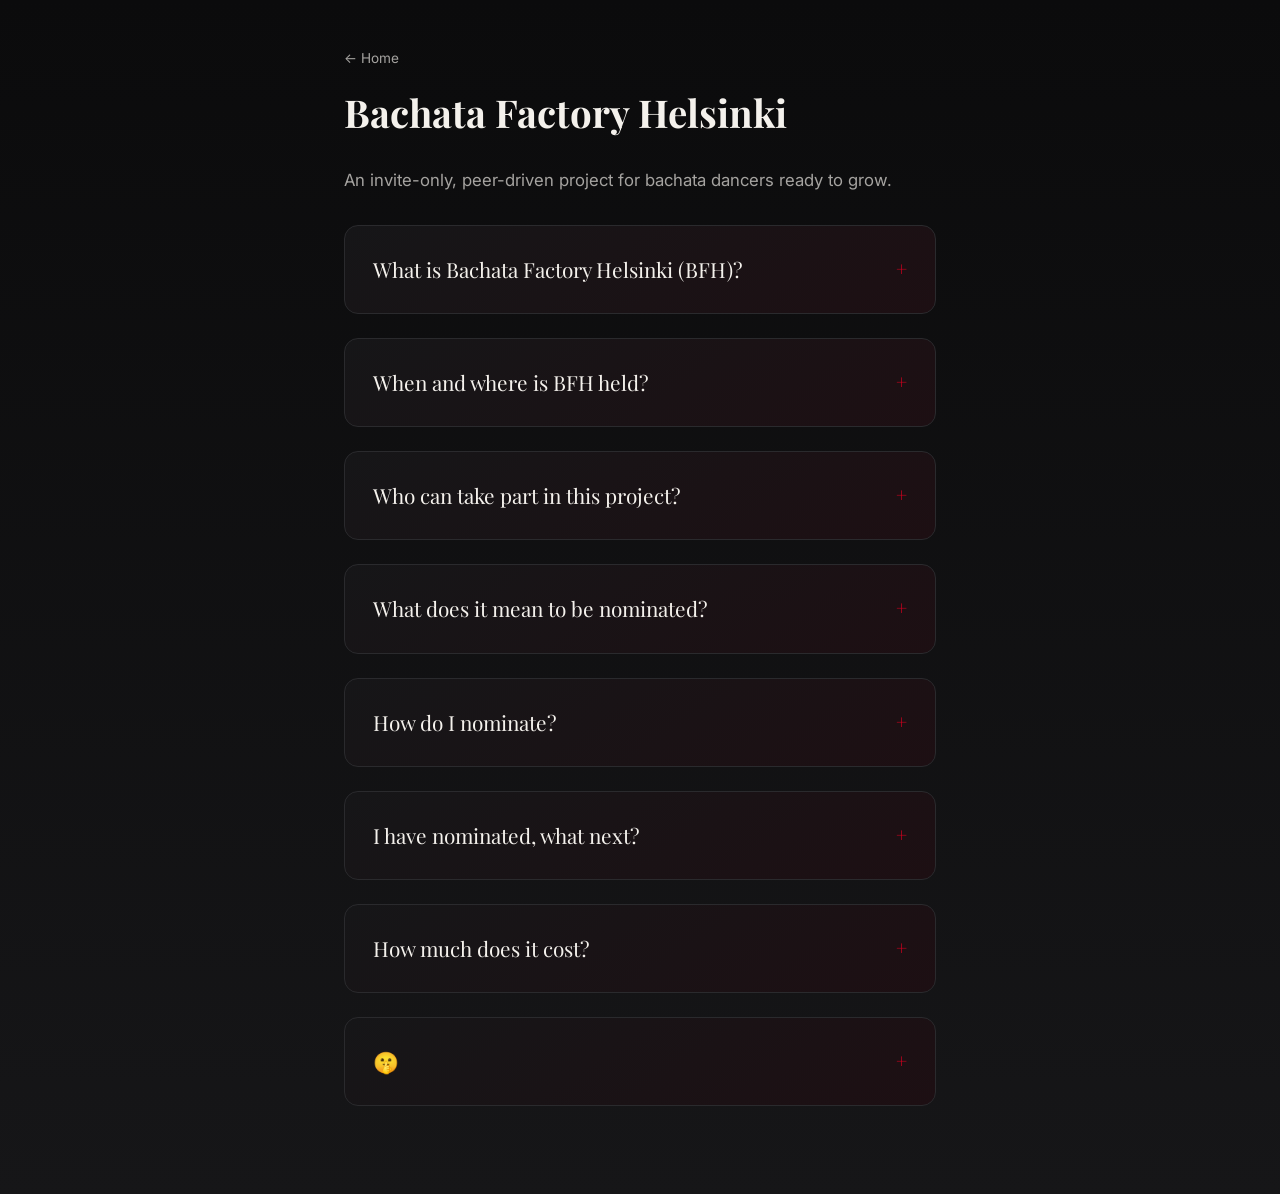
<file: nominationinfo.html>
<!DOCTYPE html>
<html lang="en">
<head>
  <meta charset="UTF-8" />
  <meta name="viewport" content="width=device-width, initial-scale=1.0" />
  <title>Nomination info | Bachata Factory Helsinki</title>
  <link rel="stylesheet" href="style.css" />
</head>
<body>
  <main class="page">
    <nav class="top">
      <a href="index.html">&larr; Home</a>
    </nav>
    <h1>Bachata Factory Helsinki</h1>
    <p class="tagline">An invite-only, peer-driven project for bachata dancers ready to grow.</p>

    <div class="card">
      <details>
        <summary>What is Bachata Factory Helsinki (BFH)?</summary>
        <div class="details-body">
          <p>
            BFH aims to advance bachata dancers filled with the desire to improve their dancing
            skills. Instead of attending classes, in BFH the learning comes from the participants
            themselves. Through peer teaching activities, the group helps its members with new
            points of view, constructive feedback, new dancing concepts, a focus on narrow aspects
            of the dance, challenges, and exercises.
          </p>
          <p>
            Occasionally, teachers and international artists are invited with a specific theme and
            focus, to contribute their expertise to the members&rsquo; dancing growth.
          </p>
        </div>
      </details>
    </div>

    <div class="card">
      <details>
        <summary>When and where is BFH held?</summary>
        <div class="details-body">
          <p>BFH is held weekly in Vallila. The first project will start in mid-September and finish by the end of November.</p>
        </div>
      </details>
    </div>

    <div class="card">
      <details>
        <summary>Who can take part in this project?</summary>
        <div class="details-body">
          <p>
            To improve the focus and cooperation between team members, this project is aimed at a
            restricted group of 16 to 20 dancers. Only the people who have been nominated can take
            part in BFH.
          </p>
        </div>
      </details>
    </div>

    <div class="card">
      <details>
        <summary>What does it mean to be nominated?</summary>
        <div class="details-body">
          <p>
            It means that someone with the right to nominate has suggested that you become part of
            this first project. That is a compliment! And it gives you the right to nominate other
            people yourself. You have been trusted.
          </p>
        </div>
      </details>
    </div>

    <div class="card">
      <details>
        <summary>How do I nominate?</summary>
        <div class="details-body">
          <p>
            If you are interested in the project and want to be informed about it, you can nominate
            between 5 and 10 dancers.
          </p>
          <p>
            Active bachata teachers cannot be nominated. Dancers who are routinely involved with
            dance schools and receive compensation for teaching bachata are considered teachers.
          </p>
          <p>
            To choose who you nominate, you should answer the question: &ldquo;From whom would you
            gladly receive feedback?&rdquo;
          </p>
          <p>You can use your invite link to nominate someone: open the personal invite link you received, and you&rsquo;ll find the nomination form there.</p>
        </div>
      </details>
    </div>

    <div class="card">
      <details>
        <summary>I have nominated, what next?</summary>
        <div class="details-body">
          <p>
            The nomination period lasts until the 3rd week of August 2026. After that, invites with a
            specific date, time, and location will be sent out to the nominated people. The dancers
            with the most nominations will be prioritised until all places are filled. To join the
            group, a commitment to participate is required, meaning you have to commit to being there
            every week, with at most 1-2 exceptions.
          </p>
        </div>
      </details>
    </div>

    <div class="card">
      <details>
        <summary>How much does it cost?</summary>
        <div class="details-body">
          <p>
            This first project is 100% paid for. Yes, you got it right: someone else is
            sponsoring this project, so you get all the benefits for free. More will be explained
            during the first meeting.
          </p>
        </div>
      </details>
    </div>

    <div class="card">
      <details>
        <summary>&#x1F92B;</summary>
        <div class="details-body">
          <p class="muted">
            The organisers would appreciate it if you would keep this information for yourself until
            the first meeting. Please do not share this or other links related to the project.
            &#x1F64F;
          </p>
        </div>
      </details>
    </div>
  </main>

</body>
</html>
</file>
<file: style.css>
@import url("https://fonts.googleapis.com/css2?family=Playfair+Display:wght@600;700&family=Inter:wght@400;500;600&display=swap");

/* "Midnight Passion" — velvet, candlelight, hidden doors. Red is the accent, gold is used
   sparingly for premium touches, black/charcoal carries most of the weight. */
:root {
  --bg: #0b0b0c;
  --bg-card: #161618;
  --bg-card-alt: #1d0f13;
  --red: #d4001f;
  --red-hover: #f02a3a;
  --red-deep: #7f0014;
  --burgundy: #5b0b16;
  --gold: #c8a96a;
  --gold-soft: #ddc292;
  --text: #f4f1ec;
  --text-body: #d5d1cb;
  --text-muted: #a5a3a0;
  --border: #2a2a2d;
  --danger: #f02a3a;
  --success: #7fbf8f;
  --green-light: #a8dab5;
  --green-deep: #2f9e56;
  --bright-green: #00e676;
  --blue: #3b82f6;
}

* {
  box-sizing: border-box;
}

body {
  margin: 0;
  min-height: 100vh;
  background: linear-gradient(180deg, #0b0b0c 0%, #161618 100%);
  color: var(--text-body);
  font-family: "Inter", system-ui, sans-serif;
  line-height: 1.5;
}

.page {
  max-width: 640px;
  margin: 0 auto;
  padding: 3rem 1.5rem 4rem;
}

h1,
h2 {
  font-family: "Playfair Display", serif;
  color: var(--text);
  margin-top: 0;
}

h1 {
  font-size: 2.4rem;
}

.tagline {
  color: var(--text-muted);
  font-size: 1.05rem;
  margin-bottom: 2rem;
}

.tagline--tight {
  margin-bottom: 0.75rem;
}

.countdown-box {
  display: inline-block;
  background: rgba(200, 169, 106, 0.12);
  border: 1px solid rgba(200, 169, 106, 0.35);
  border-radius: 10px;
  padding: 0.6rem 1rem;
  font-size: 0.9rem;
  color: var(--gold-soft);
  margin: 0 0 2rem;
}

.countdown-box strong {
  font-family: monospace;
  font-size: 1rem;
  color: var(--text);
}

.countdown-box.expired {
  background: rgba(240, 42, 58, 0.12);
  border-color: rgba(240, 42, 58, 0.35);
  color: var(--danger);
}

.countdown-box.done {
  background: rgba(127, 191, 143, 0.15);
  border-color: rgba(127, 191, 143, 0.35);
  color: var(--success);
}

.countdown-row {
  display: flex;
  align-items: center;
  gap: 0.5rem;
  margin: 0 0 0.75rem;
}

.countdown-admin {
  font-size: 0.85rem;
  color: var(--gold-soft);
  margin: 0;
}

.countdown-admin.expired {
  color: var(--danger);
}

.steps {
  display: grid;
  grid-template-columns: 1fr auto 1fr auto 1fr;
  align-items: center;
  gap: 0.5rem;
  margin-bottom: 1.5rem;
  text-align: center;
}

.step-arrow {
  display: flex;
  align-items: center;
  justify-content: center;
  color: var(--gold);
  opacity: 0.6;
}

.step-icon {
  display: inline-flex;
  align-items: center;
  justify-content: center;
  width: 52px;
  height: 52px;
  border-radius: 50%;
  border: 1px solid var(--gold);
  color: var(--gold);
  margin-bottom: 0.6rem;
}

.step-label {
  color: var(--text);
  font-weight: 600;
  font-size: 0.9rem;
  margin: 0 0 0.25rem;
}

.step-desc {
  color: var(--text-muted);
  font-size: 0.8rem;
  margin: 0;
}

@media (max-width: 480px) {
  .steps {
    grid-template-columns: 1fr;
    gap: 0.25rem;
  }

  .step-arrow {
    margin: -0.25rem 0 0.5rem;
  }

  .step-arrow svg {
    transform: rotate(90deg);
  }
}

.card {
  background: linear-gradient(145deg, var(--bg-card) 0%, var(--bg-card-alt) 100%);
  border: 1px solid var(--border);
  border-radius: 14px;
  padding: 1.75rem;
  margin-bottom: 1.5rem;
}

.stats-row {
  display: grid;
  grid-template-columns: repeat(3, 1fr);
  gap: 1rem;
  margin-bottom: 1rem;
  text-align: center;
}

.stats-row--4 {
  grid-template-columns: repeat(4, 1fr);
}

@media (max-width: 640px) {
  .stats-row--4 {
    grid-template-columns: repeat(2, 1fr);
  }
}

.stat-number {
  display: block;
  font-family: "Playfair Display", serif;
  font-size: 2rem;
  font-weight: 700;
  color: var(--gold);
}

.stat-label {
  display: block;
  font-size: 0.8rem;
  color: var(--text-muted);
  margin-top: 0.25rem;
}

.stat-number--countdown {
  font-family: monospace;
  font-size: 1.2rem;
}

@media (max-width: 480px) {
  .stats-row {
    grid-template-columns: 1fr;
    gap: 1rem;
  }
}

a.button,
button {
  display: inline-block;
  background: linear-gradient(135deg, var(--red), var(--red-deep));
  color: #ffffff;
  border: none;
  border-radius: 999px;
  padding: 0.7rem 1.5rem;
  font-weight: 600;
  font-size: 0.95rem;
  text-decoration: none;
  cursor: pointer;
  transition: transform 0.15s ease, background 0.15s ease;
}

a.button:hover,
button:hover {
  background: var(--red-hover);
  transform: translateY(-1px);
}

a.secondary,
button.secondary {
  background: transparent;
  color: var(--gold);
  border: 1px solid var(--gold);
}

a.secondary:hover,
button.secondary:hover {
  background: rgba(200, 169, 106, 0.12);
  color: var(--gold-soft);
}

button.danger {
  background: var(--danger);
  color: #ffffff;
}

label {
  display: block;
  font-size: 0.9rem;
  color: var(--text-muted);
  margin: 1rem 0 0.35rem;
}

input[type="text"],
input[type="email"],
input[type="tel"],
textarea {
  width: 100%;
  padding: 0.65rem 0.8rem;
  border-radius: 8px;
  border: 1px solid var(--border);
  background: #0b0b0c;
  color: var(--text);
  font-size: 1rem;
  font-family: inherit;
}

textarea {
  resize: vertical;
}

input:focus,
textarea:focus {
  outline: 2px solid var(--red);
}

.muted {
  color: var(--text-muted);
  font-size: 0.9rem;
}

.badge {
  display: inline-block;
  background: linear-gradient(90deg, var(--gold), var(--red));
  color: #ffffff;
  border-radius: 999px;
  padding: 0.15rem 0.65rem;
  font-size: 0.8rem;
  font-weight: 600;
}

.qualified-badge {
  border: none;
  cursor: pointer;
  padding: 0.15rem 0.65rem !important;
  font-size: 0.8rem !important;
}

.qualified-badge.qualified-green {
  background: var(--green-deep);
}

.qualified-badge.qualified-red {
  background: var(--danger);
}

.team-toggle.in-team {
  background: var(--green-deep);
}

.nominator-list {
  list-style: none;
  padding: 0;
  margin: 0.5rem 0 0;
  font-size: 0.9rem;
  color: var(--text-muted);
}

.nominator-list li::before {
  content: "\2022  ";
}

.nominator-list li {
  display: flex;
  align-items: center;
  justify-content: space-between;
  gap: 0.5rem;
}

.edit-only {
  display: none;
}

.nominator-list.editing .edit-only {
  display: inline-flex;
}

.nominator-add-row {
  display: flex;
  align-items: center;
  gap: 0.5rem;
  margin-top: 0.35rem;
}

.nominator-add-row input[type="text"] {
  flex: 1;
}

.nominator-add-row button {
  flex-shrink: 0;
}

.name-form-row {
  display: flex;
  gap: 0.75rem;
  margin-top: 0.6rem;
}

.name-form-row input[type="text"] {
  flex: 1;
  min-width: 0;
}

@media (max-width: 480px) {
  .name-form-row {
    flex-direction: column;
  }
}

details summary {
  font-family: "Playfair Display", serif;
  color: var(--text);
  font-size: 1.3rem;
  cursor: pointer;
  list-style: none;
  position: relative;
  padding-right: 1.75rem;
}

details summary::-webkit-details-marker {
  display: none;
}

details summary::after {
  content: "+";
  position: absolute;
  right: 0;
  top: 0;
  font-size: 1.2rem;
  color: var(--red);
  transition: transform 0.15s ease;
}

details[open] summary::after {
  content: "\2212";
}

.details-body {
  margin-top: 0.9rem;
}

.details-body p:first-child {
  margin-top: 0;
}

.details-body p:last-child {
  margin-bottom: 0;
}

.counter-group {
  display: inline-flex;
  align-items: center;
  gap: 0.4rem;
}

.counter {
  display: inline-block;
  font-family: "Playfair Display", serif;
  font-size: 1.8rem;
  font-weight: 700;
  min-width: 2ch;
  text-align: center;
}

.counter-icon {
  flex-shrink: 0;
}

.counter-group.counter--pending {
  color: var(--danger);
  animation: counter-blink 1.2s ease-in-out infinite;
}

.counter-group.counter--done {
  color: var(--bright-green);
}

@keyframes counter-blink {
  0%,
  100% {
    opacity: 1;
  }
  50% {
    opacity: 0.3;
  }
}

@media (prefers-reduced-motion: reduce) {
  .counter-group.counter--pending {
    animation: none;
  }
}

.dancer-row {
  border-top: 1px solid var(--border);
  padding-top: 1rem;
  margin-top: 1rem;
}

.dancer-row:first-of-type {
  border-top: none;
  padding-top: 0;
  margin-top: 0;
}

.dancer-row-main {
  display: flex;
  align-items: center;
  gap: 0.6rem;
  flex-wrap: wrap;
}

.dancer-name {
  margin-right: auto;
  color: var(--text);
}

.status-icon {
  font-size: 1.1rem;
}

.status-toggle {
  background: none;
  border: none;
  cursor: pointer;
  line-height: 1;
  padding: 0 !important;
  font-size: 1.1rem !important;
}

.status-toggle:hover {
  background: none;
  transform: none;
}

.role-toggle {
  background: transparent !important;
  border: 1px solid var(--gold);
  color: var(--gold);
  border-radius: 999px;
  min-width: 1.8rem;
  height: 1.8rem;
  line-height: 1;
  cursor: pointer;
  font-weight: 700;
  padding: 0 0.35rem !important;
  font-size: 0.75rem !important;
}

.role-toggle:hover {
  background: rgba(200, 169, 106, 0.12) !important;
  transform: none;
}

.dancer-row-main button {
  padding: 0.4rem 0.9rem;
  font-size: 0.85rem;
}

.icon-button {
  padding: 0.4rem 0.6rem !important;
  font-size: 1rem !important;
  line-height: 1;
}

.icon-button.danger-armed {
  background: var(--danger);
  color: #ffffff;
  border-color: var(--danger);
}

.icon-button.contact-toggle {
  display: inline-flex;
  align-items: center;
  justify-content: center;
}

.icon-button.contact-toggle.contacted {
  background: var(--green-deep);
  border-color: var(--green-deep);
  color: #ffffff;
}

/* waiting-list flag on each admin dancer row: gold clipboard when subscribed */
.icon-button.waitlist-toggle {
  display: inline-flex;
  align-items: center;
  justify-content: center;
}

.icon-button.waitlist-toggle.on-waitlist {
  background: var(--gold);
  border-color: var(--gold);
  color: #1a1409;
}

/* collapsible admin sections (team / waiting list / nominated) */
.section-summary {
  font-size: 1.2rem;
}

.dancer-row details summary {
  font-family: inherit;
  color: var(--text-muted);
  font-size: 0.85rem;
  margin-top: 0.6rem;
}

.actions {
  display: flex;
  gap: 0.6rem;
  margin-top: 0.9rem;
}

.invite-link {
  font-family: monospace;
  font-size: 0.85rem;
  background: #0b0b0c;
  border: 1px solid rgba(200, 169, 106, 0.35);
  border-radius: 8px;
  padding: 0.4rem 0.6rem;
  word-break: break-all;
}

.notice {
  padding: 0.9rem 1rem;
  border-radius: 10px;
  font-size: 0.9rem;
}

.notice.info {
  background: rgba(200, 169, 106, 0.12);
  color: var(--gold-soft);
}

.notice.success {
  background: rgba(127, 191, 143, 0.15);
  color: var(--success);
}

.notice.error {
  background: rgba(240, 42, 58, 0.15);
  color: var(--danger);
}

nav.top {
  display: flex;
  justify-content: space-between;
  align-items: center;
  margin-bottom: 1rem;
  font-size: 0.85rem;
}

nav.top a {
  color: var(--text-muted);
  text-decoration: none;
}

nav.top a:hover {
  color: var(--red-hover);
}

.subnav-link {
  color: var(--gold);
  text-decoration: none;
  font-size: 0.9rem;
}

.subnav-link:hover {
  color: var(--gold-soft);
}

select {
  width: 100%;
  padding: 0.65rem 0.8rem;
  border-radius: 8px;
  border: 1px solid var(--border);
  background: #0b0b0c;
  color: var(--text);
  font-size: 1rem;
  font-family: inherit;
}

select:focus {
  outline: 2px solid var(--red);
}

.nominator-add-row select {
  flex: 1;
}

.friday-row {
  border-top: 1px solid var(--border);
  padding-top: 1rem;
  margin-top: 1rem;
}

.friday-row:first-of-type {
  border-top: none;
  padding-top: 0;
  margin-top: 0;
}

.friday-row summary {
  display: flex;
  align-items: center;
  flex-wrap: wrap;
  gap: 0.6rem 1rem;
  padding-right: 1.75rem;
}

.friday-date {
  font-family: "Playfair Display", serif;
  color: var(--text);
  font-size: 1.05rem;
}

.friday-count {
  font-size: 0.85rem;
  color: var(--text-muted);
}

.role-counts {
  font-size: 0.85rem;
  color: var(--gold-soft);
  margin-left: auto;
  white-space: nowrap;
}

/* ---------- Homepage hero: Medusa sphere portrait (js/hero-medusa.js) ---------- */

.hero {
  position: relative;
  height: 100vh;
  height: 100svh;
  min-height: 480px;
  overflow: hidden;
  background: var(--bg);
}

.hero-canvas {
  position: absolute;
  inset: 0;
  width: 100%;
  height: 100%;
  display: block;
}

.hero-vignette {
  position: absolute;
  inset: 0;
  pointer-events: none;
  background: radial-gradient(ellipse at 50% 42%, transparent 40%, rgba(0, 0, 0, 0.55) 100%),
    linear-gradient(180deg, transparent 80%, var(--bg) 100%);
}

.hero-loading {
  position: absolute;
  inset: 0;
  display: flex;
  align-items: center;
  justify-content: center;
  color: var(--text-muted);
  font-size: 0.85rem;
  letter-spacing: 0.08em;
  text-transform: uppercase;
  transition: opacity 0.6s ease;
  pointer-events: none;
}

.hero--ready .hero-loading,
.hero--no-webgl .hero-loading {
  opacity: 0;
}

.hero-overlay {
  position: absolute;
  inset: 0;
  display: flex;
  flex-direction: column;
  align-items: center;
  padding: max(28px, env(safe-area-inset-top, 0px)) 20px max(24px, env(safe-area-inset-bottom, 0px));
  pointer-events: none;
  text-align: center;
}

.hero-brand {
  font-size: 0.72rem;
  letter-spacing: 0.22em;
  text-transform: uppercase;
  color: var(--text-muted);
}

.hero-canvas {
  transition: opacity 1s ease;
}

.hero--gone .hero-canvas {
  opacity: 0;
}

/* number dial: 1-10 evenly spaced on a circle around the bust (js/hero-dial.js) */
.hero-dial {
  --r: min(40vmin, 320px);
  --spread: 0px; /* phones: pushes the top five numbers up and the bottom five down */
  position: absolute;
  left: 50%;
  top: 50%;
  width: 0;
  height: 0;
}

.hero-num {
  position: absolute;
  left: 0;
  top: 0;
  width: 56px;
  height: 56px;
  margin: -28px 0 0 -28px;
  padding: 0;
  display: flex;
  align-items: center;
  justify-content: center;
  border: 1px solid var(--gold);
  border-radius: 50%;
  background: rgba(11, 11, 12, 0.55);
  color: var(--gold);
  /* Inter with lining figures sits on the optical centre (Playfair's old-style
     figures rise and drop, which made the numbers look off-centre) */
  font-family: "Inter", system-ui, sans-serif;
  font-size: 1.35rem;
  font-weight: 500;
  font-variant-numeric: lining-nums tabular-nums;
  line-height: 1;
  cursor: pointer;
  opacity: 0;
  pointer-events: none;
  transform: translateY(calc(var(--dy, 0) * var(--spread))) rotate(var(--angle)) translateY(calc(-0.85 * var(--r))) rotate(calc(-1 * var(--angle)));
  transition: opacity 0.6s ease, transform 0.8s cubic-bezier(0.2, 0.7, 0.2, 1),
    background 0.2s ease, color 0.2s ease;
  transition-delay: calc(var(--i) * 60ms), calc(var(--i) * 60ms), 0s, 0s;
}

.hero-dial.is-shown .hero-num {
  opacity: 1;
  pointer-events: auto;
  transform: translateY(calc(var(--dy, 0) * var(--spread))) rotate(var(--angle)) translateY(calc(-1 * var(--r))) rotate(calc(-1 * var(--angle)));
}

.hero-num:hover,
.hero-num:focus-visible {
  background: rgba(200, 169, 106, 0.18);
  outline: none;
}

.hero-num.is-hit {
  background: var(--gold);
  color: #1a1409;
}

.hero-dial.is-solved .hero-num {
  background: var(--gold);
  color: #1a1409;
  transition-delay: 0s;
}

/* wrong order: numbers drift outward and fade as the bust flies apart */
.hero-dial.is-gone .hero-num {
  opacity: 0;
  pointer-events: none;
  transform: translateY(calc(var(--dy, 0) * var(--spread))) rotate(var(--angle)) translateY(calc(-1.6 * var(--r))) rotate(calc(-1 * var(--angle)));
  transition: opacity 1.4s ease, transform 2.2s cubic-bezier(0.5, 0, 0.9, 0.4);
  transition-delay: 0s;
}

/* first wrong press is forgiven: a short red flash instead of the exit */
.hero-num.is-miss {
  animation: hero-num-miss 0.7s ease;
}

@keyframes hero-num-miss {
  0%, 100% { border-color: var(--gold); color: var(--gold); box-shadow: none; }
  25%, 60% { border-color: var(--red-hover); color: var(--red-hover); box-shadow: 0 0 14px rgba(240, 42, 58, 0.55); }
}

.hero-prompt {
  margin: auto 0 0;
  font-family: "Playfair Display", serif;
  font-style: italic;
  font-size: clamp(1rem, 2.4vw, 1.2rem);
  color: var(--gold-soft);
  opacity: 0;
  transition: opacity 0.8s ease;
}

.hero-prompt.is-shown {
  opacity: 0.9;
}

.hero-prompt.is-gone {
  opacity: 0;
  transition-duration: 1.4s;
}

@media (max-width: 480px) {
  .hero-dial {
    --spread: 12vh;
  }

  .hero-num {
    width: 48px;
    height: 48px;
    margin: -24px 0 0 -24px;
    font-size: 1.15rem;
  }
}

/* about page: brand logo in place of a text heading */
.logo-heading {
  margin: 0.5rem 0 2rem;
  text-align: center;
}

.logo {
  display: inline-block;
  width: min(100%, 420px);
  height: auto;
}
</file>
